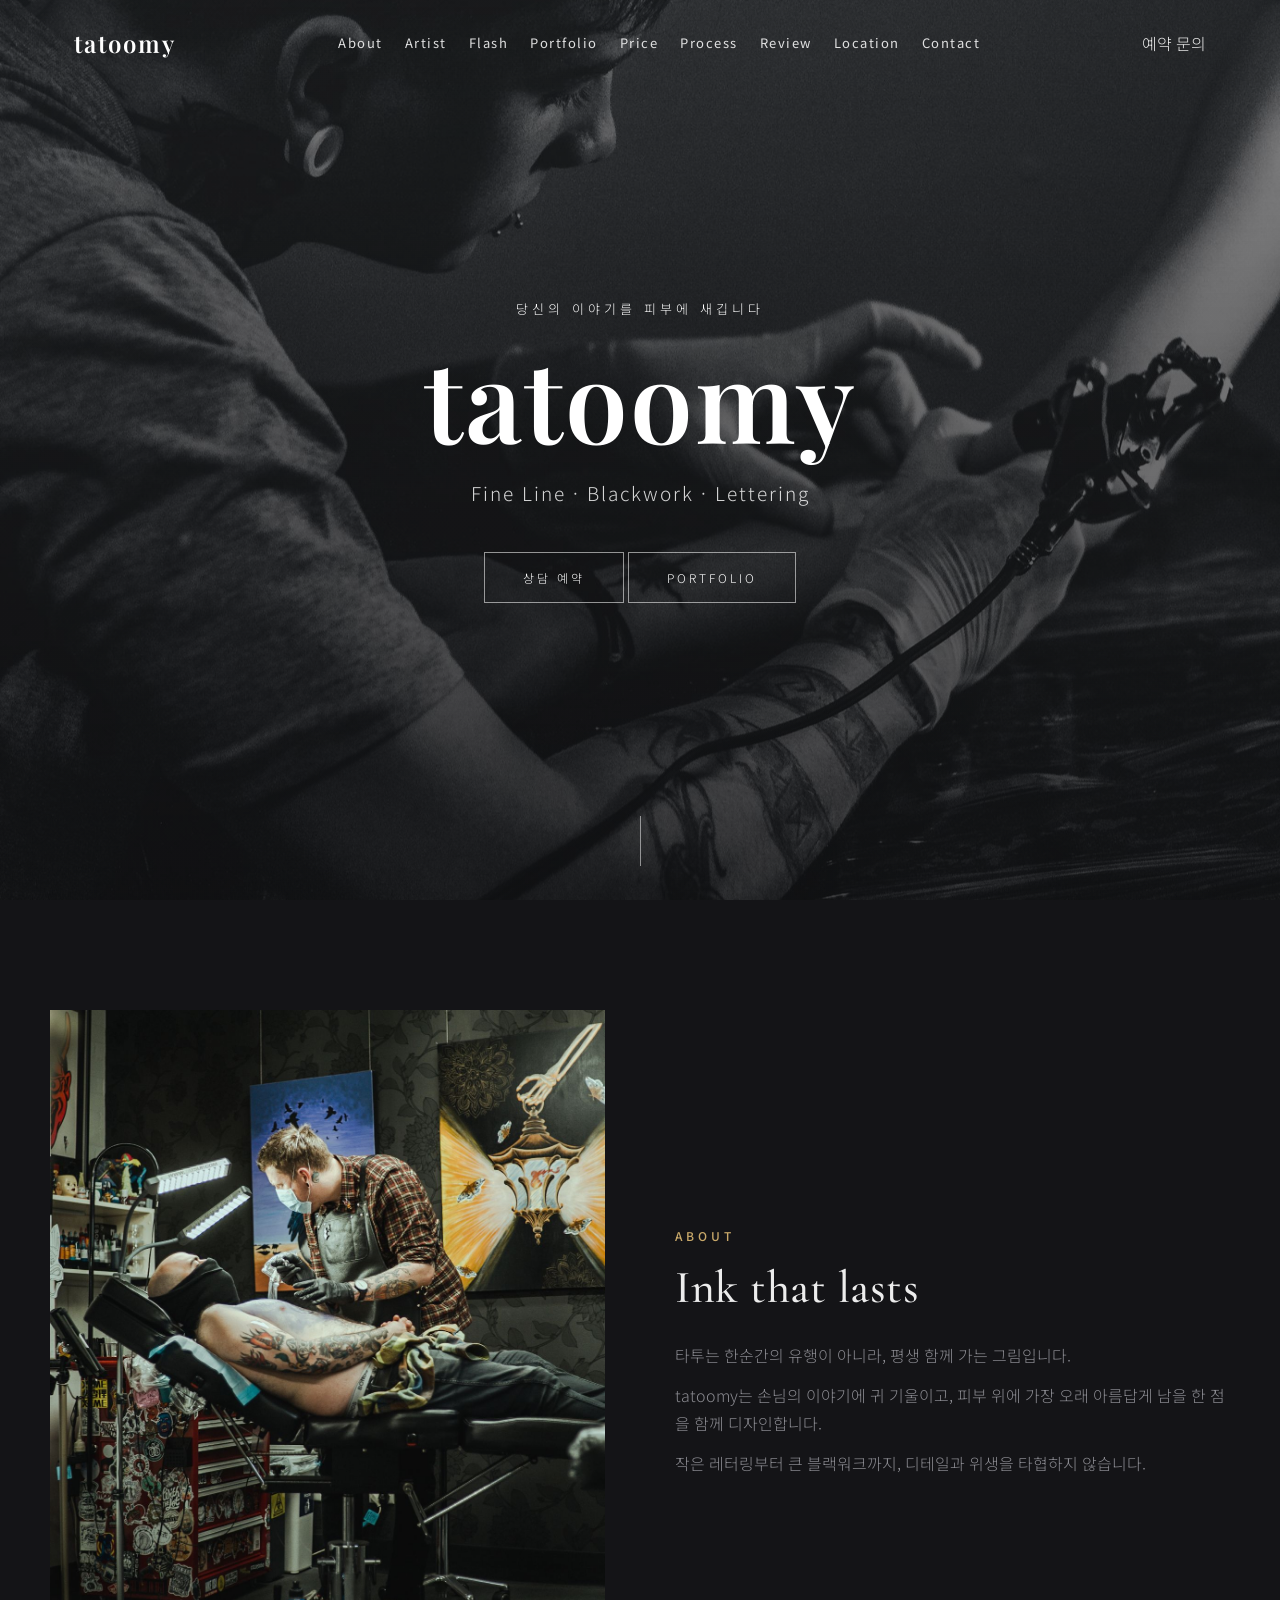
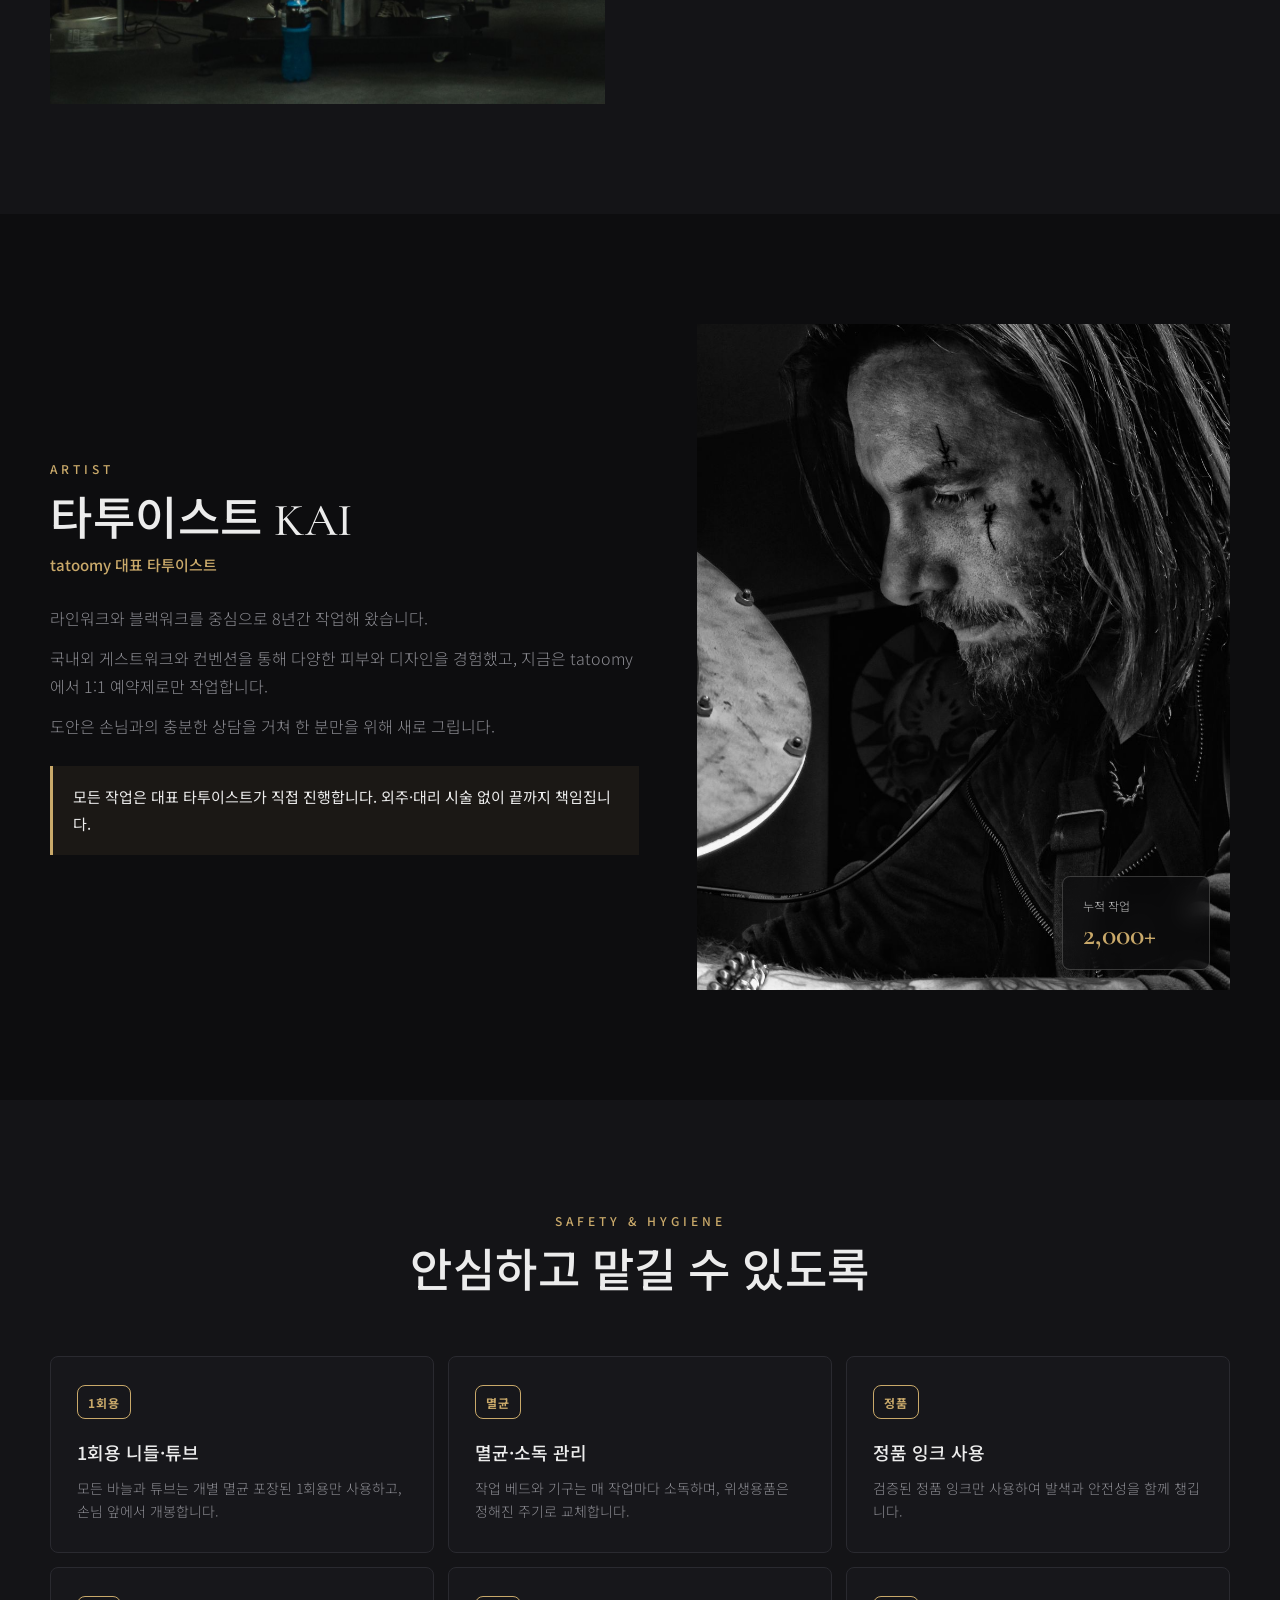
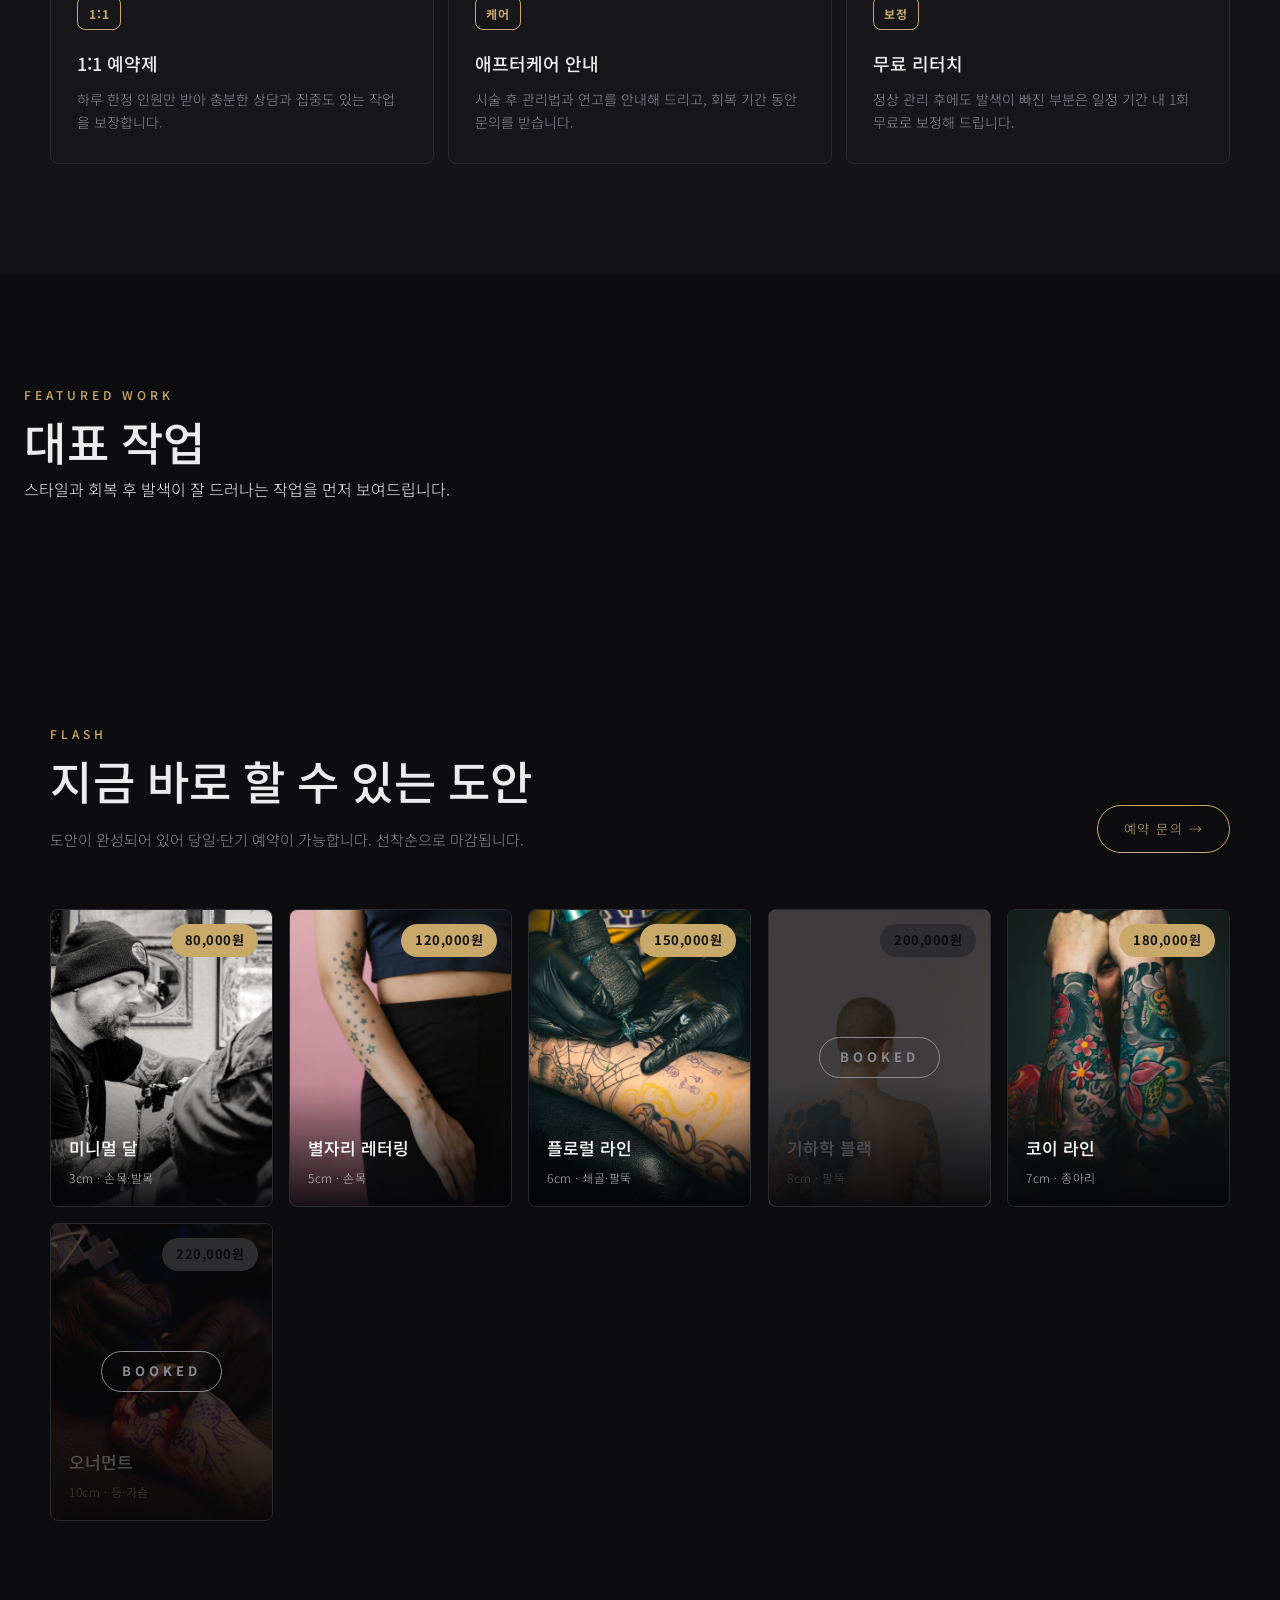
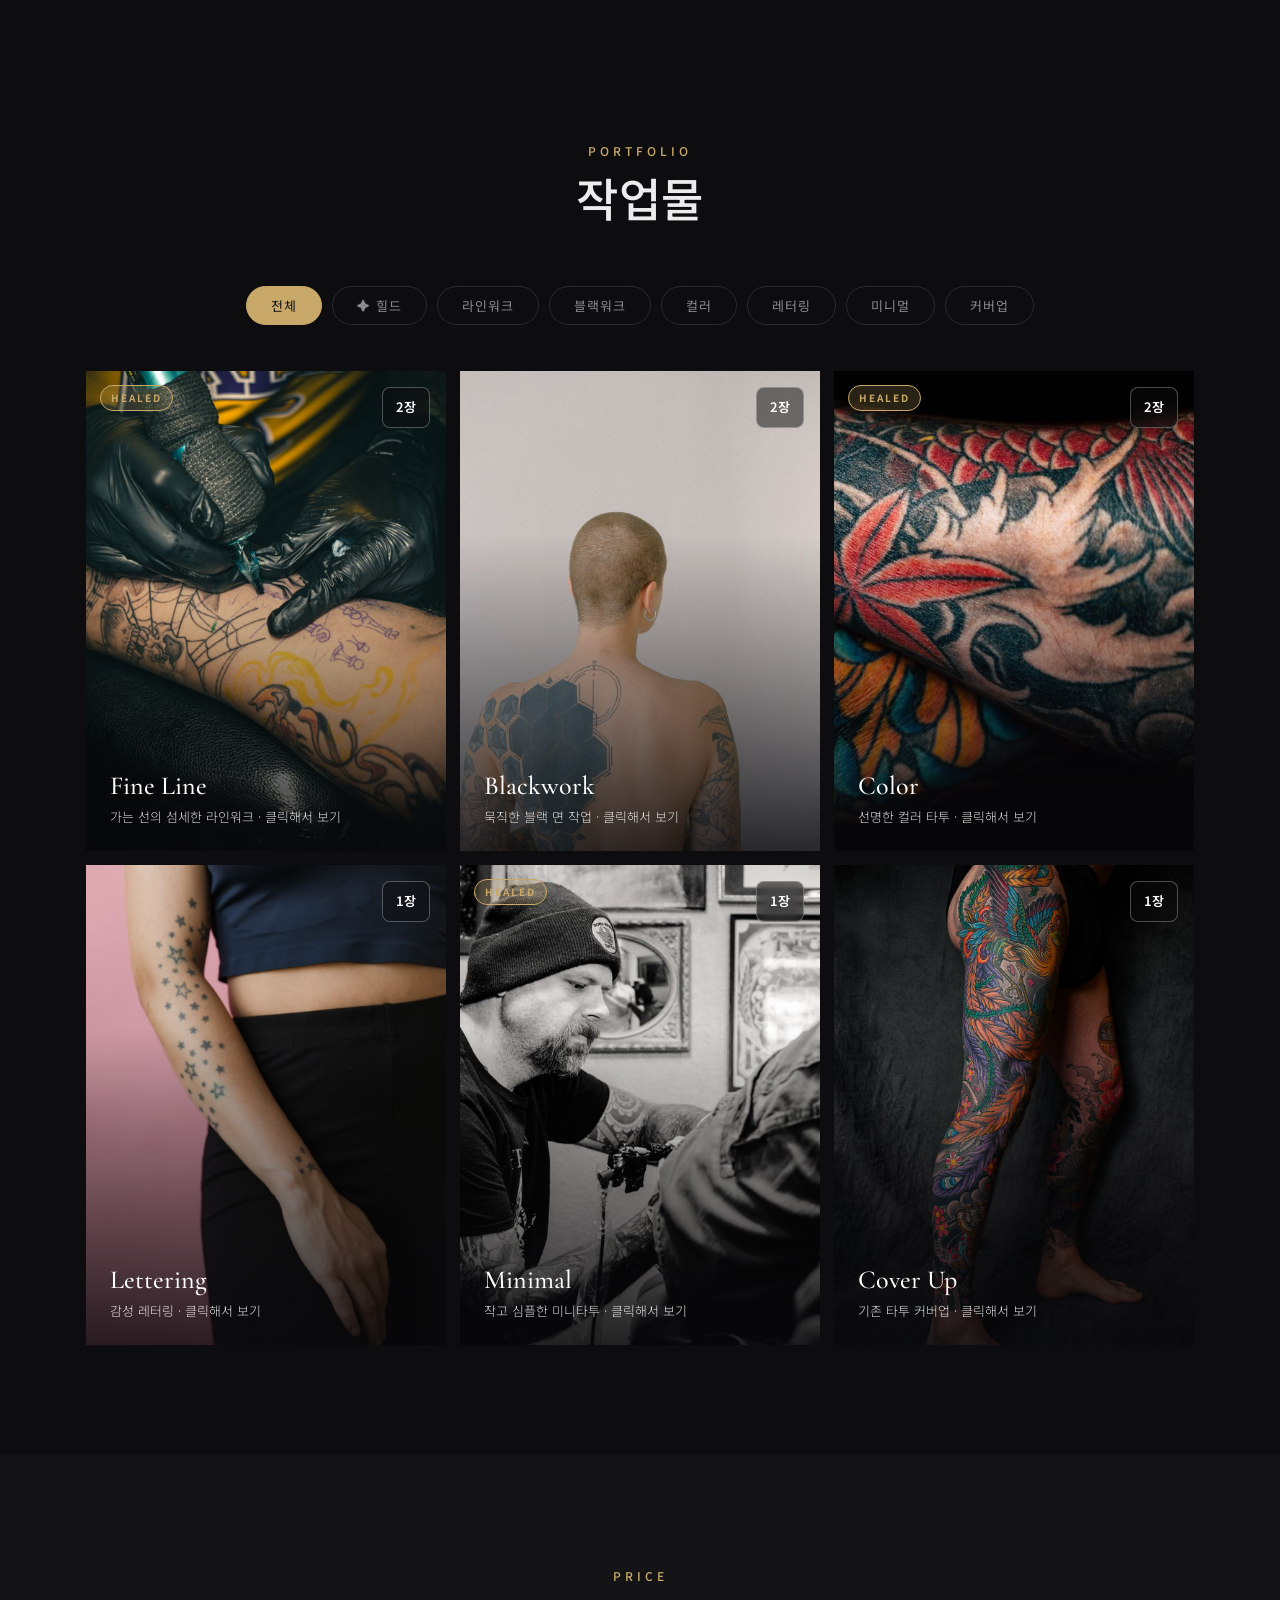
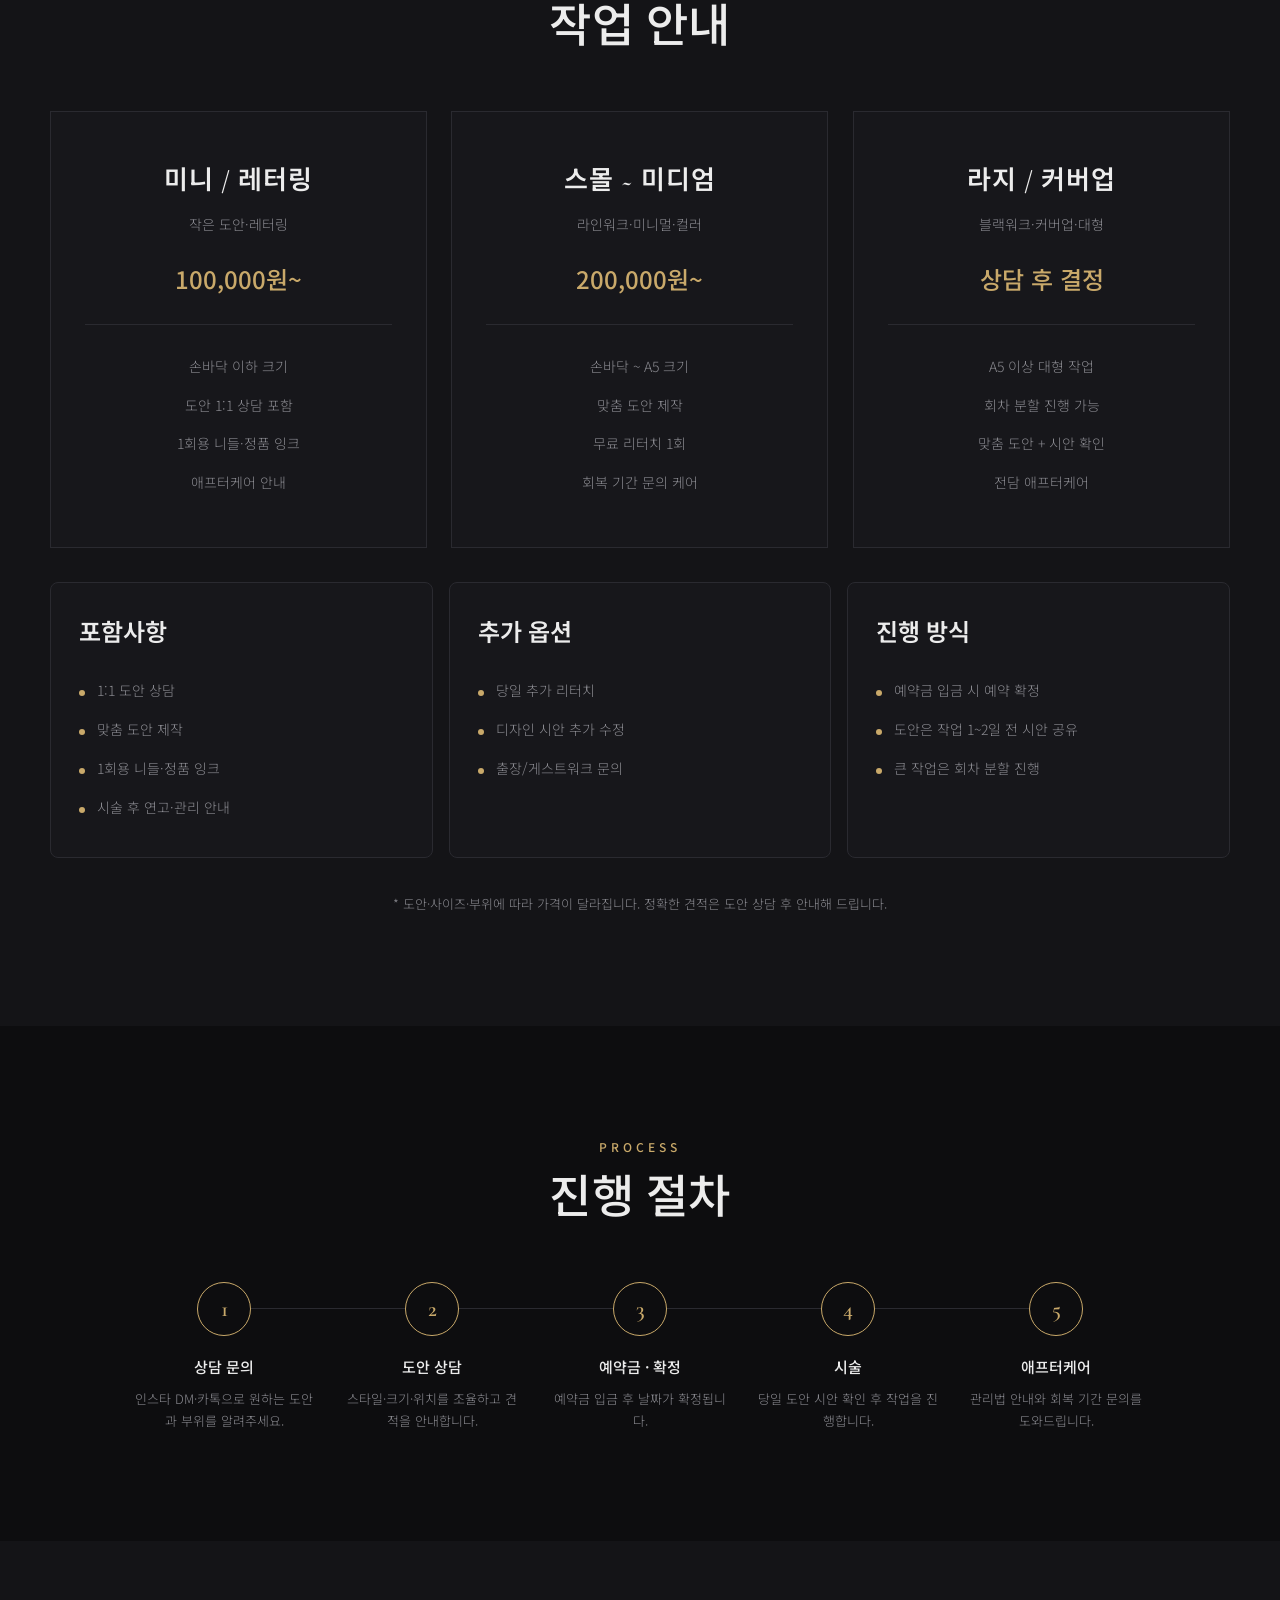
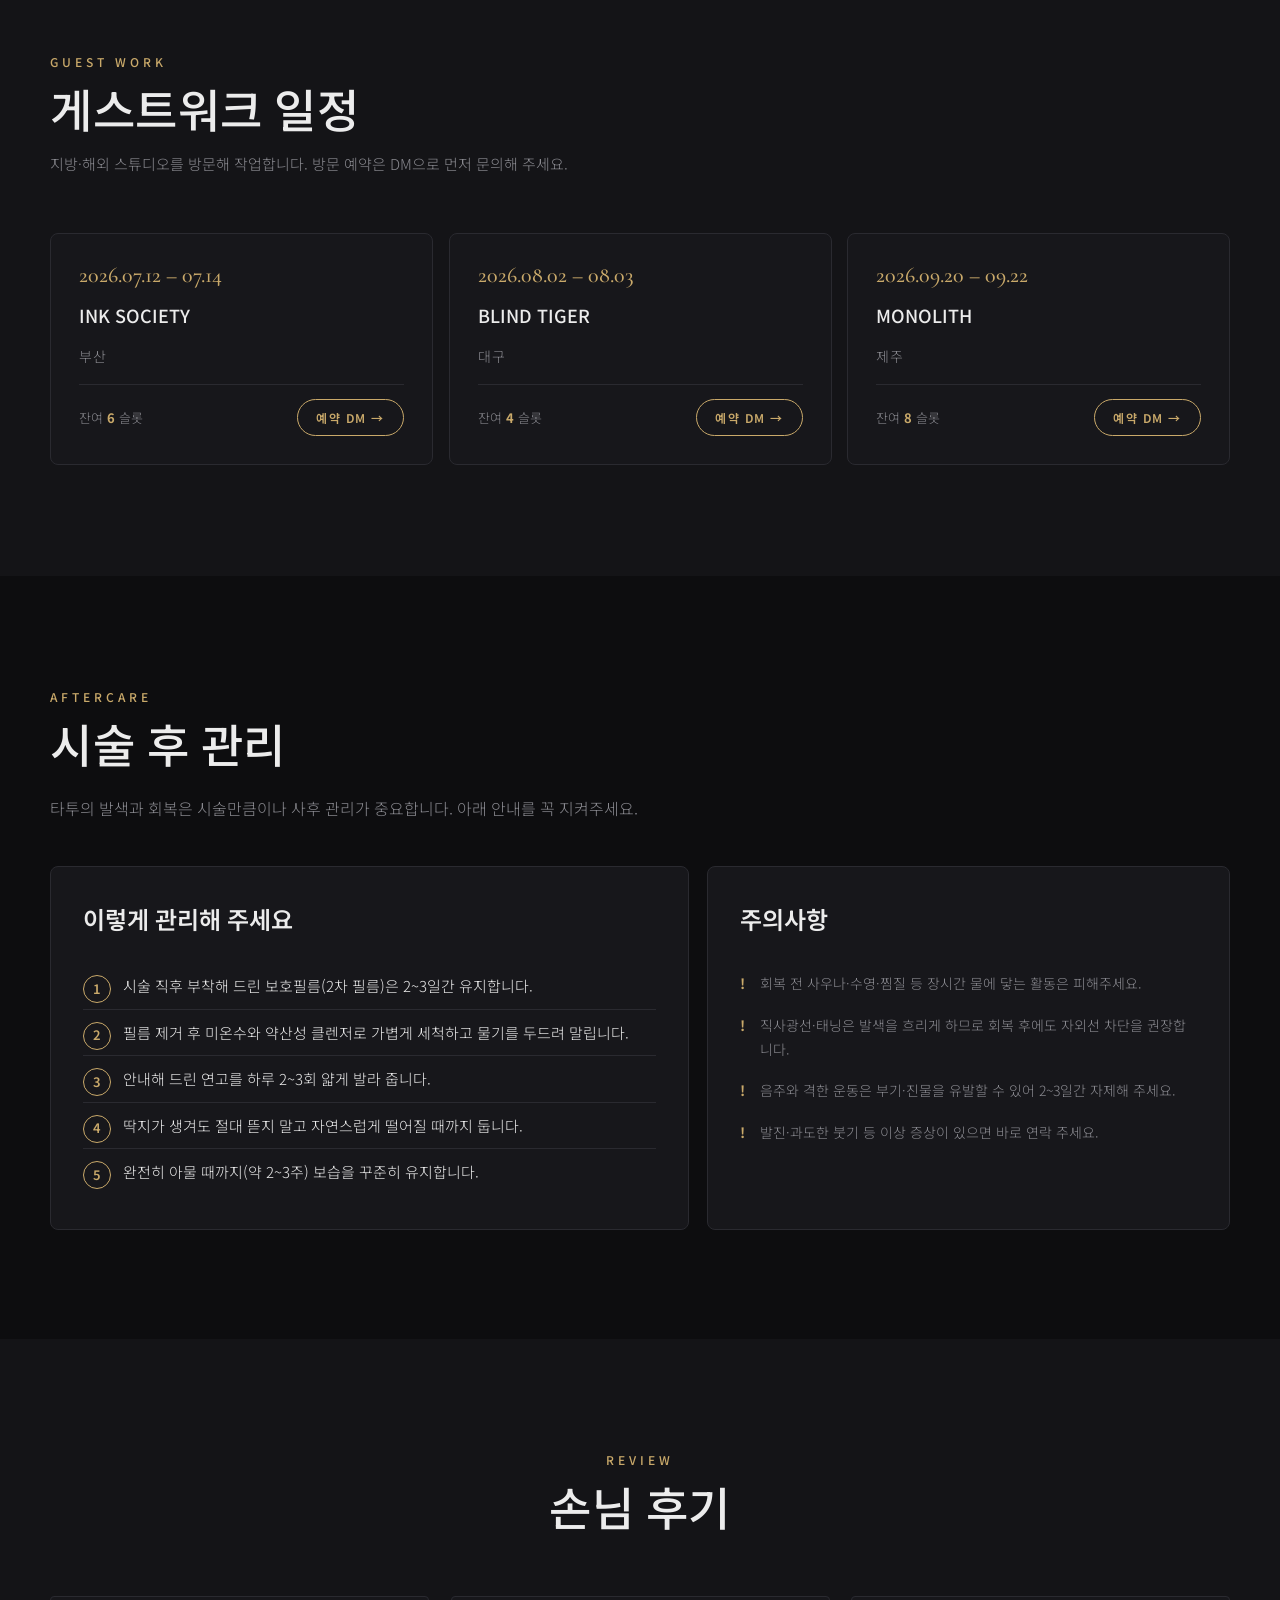
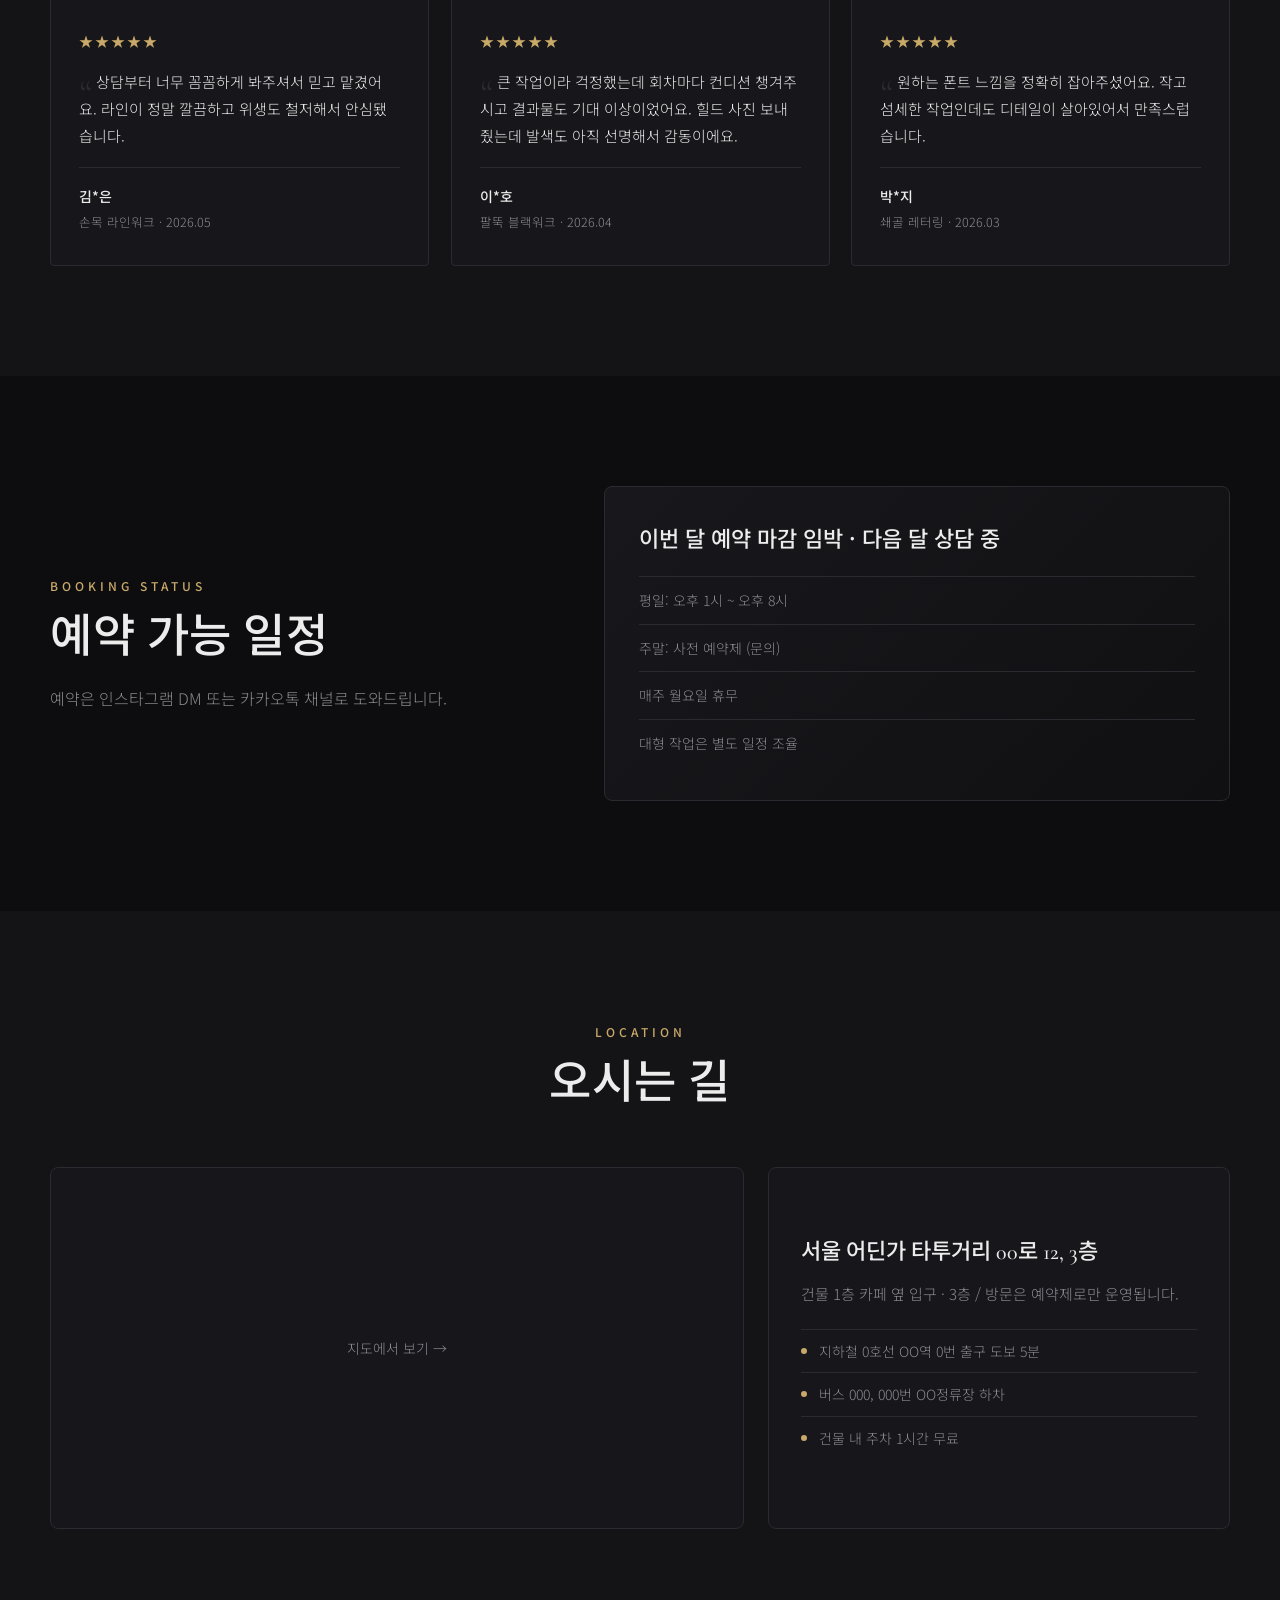
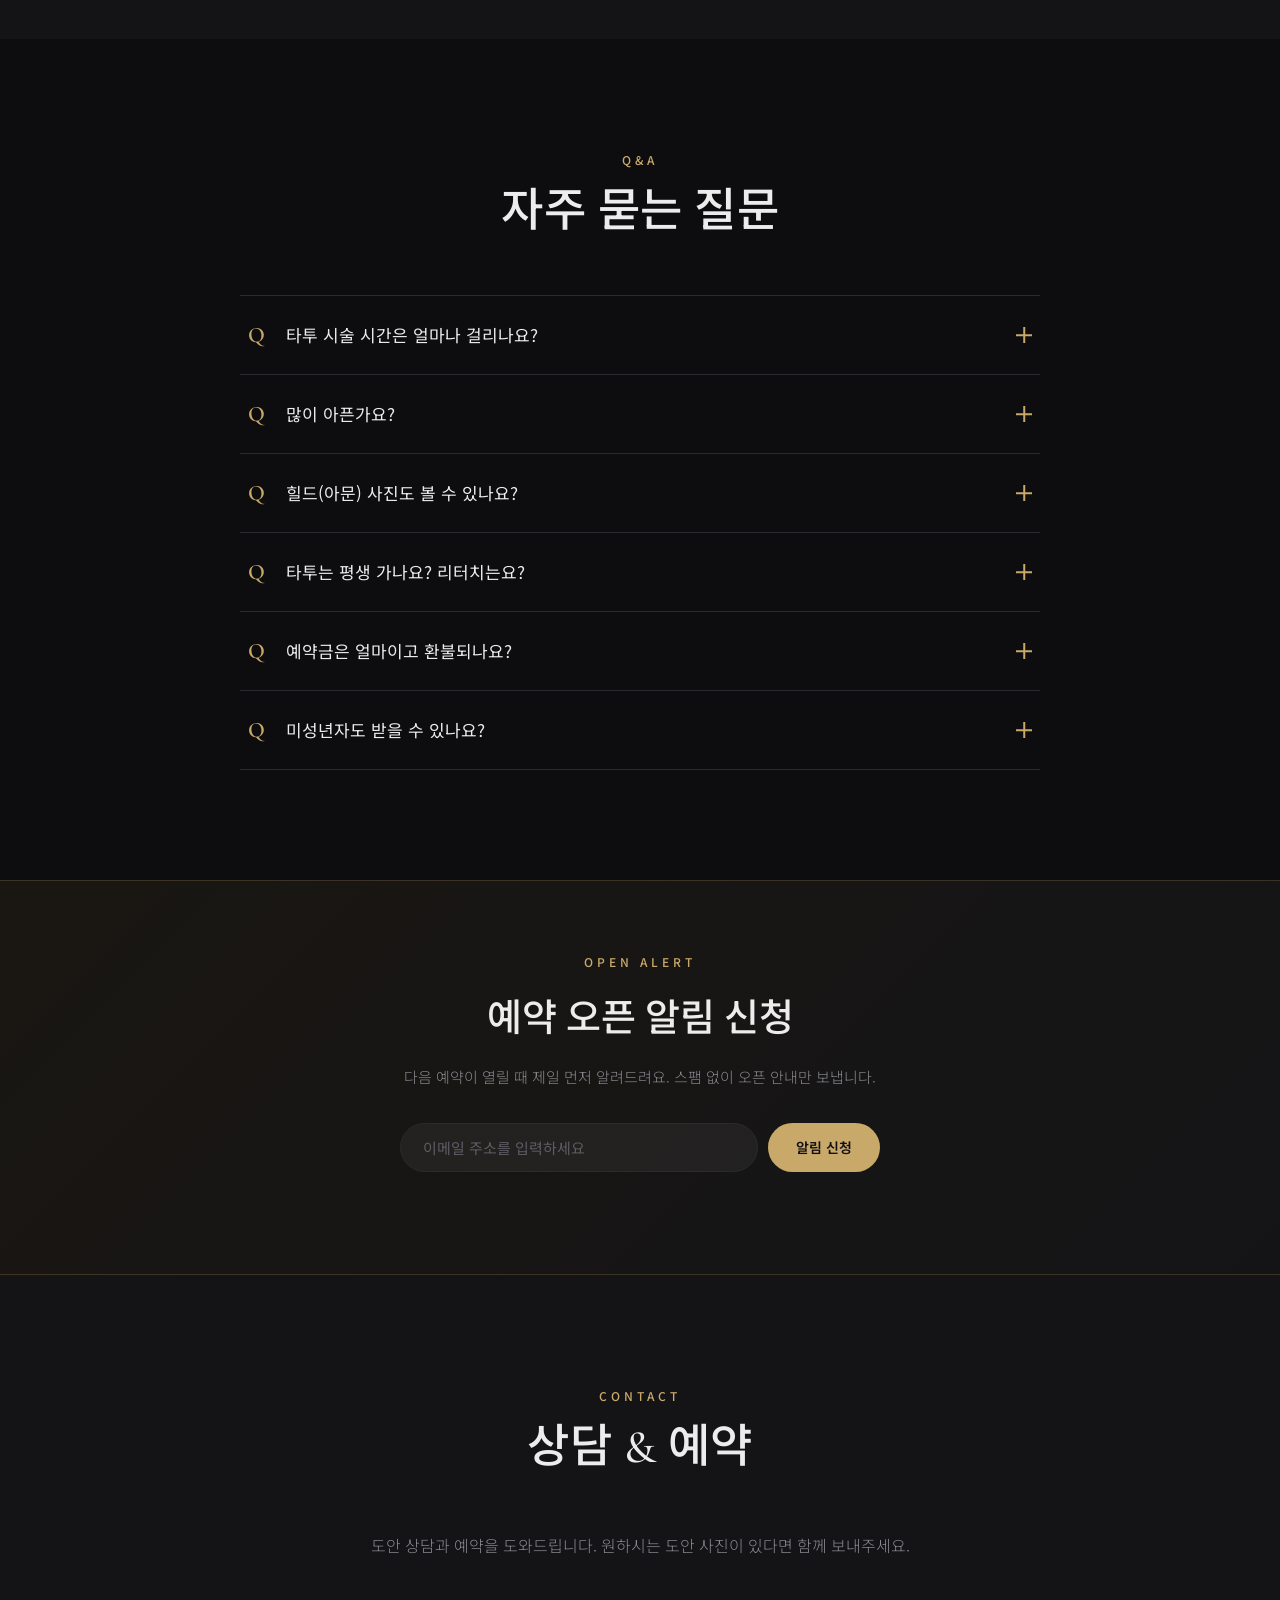
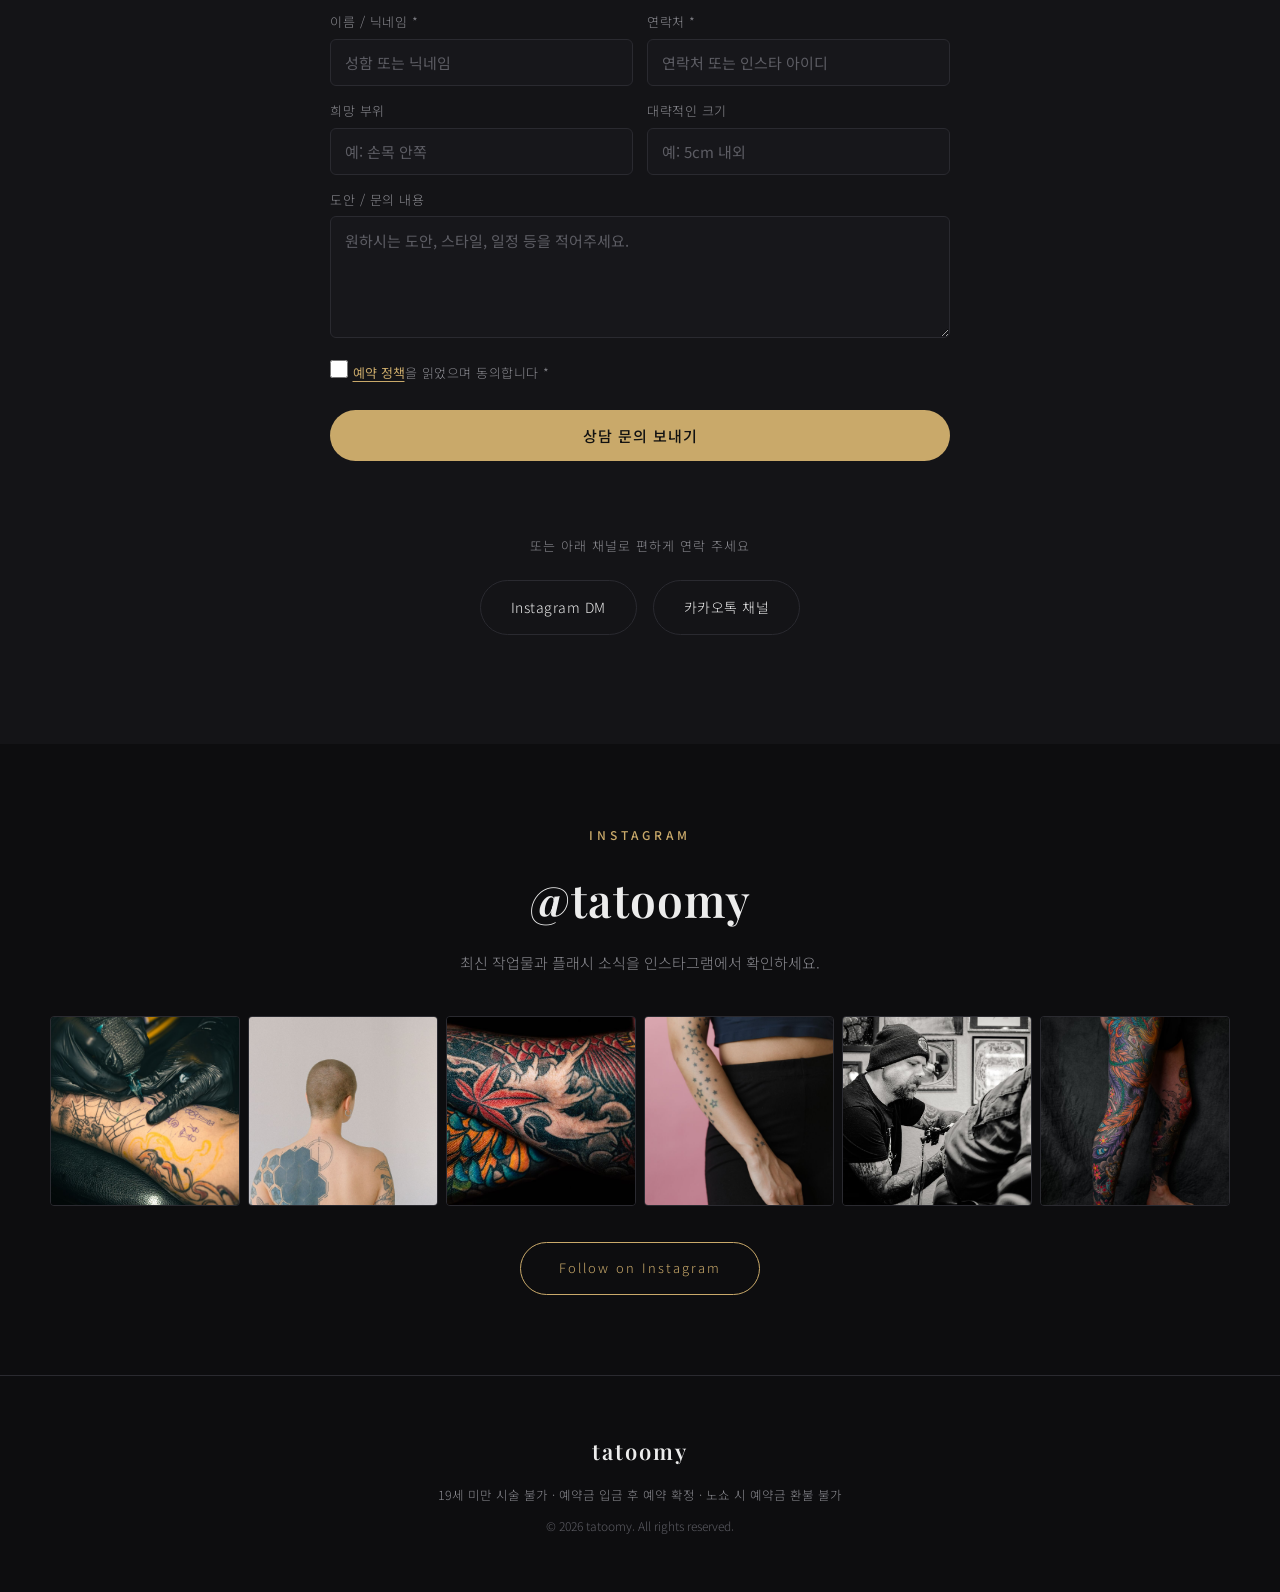
<file: index.html>
<!DOCTYPE html>
<html lang="ko">
<head>
  <meta charset="UTF-8" />
  <meta name="viewport" content="width=device-width, initial-scale=1.0" />
  <title>tatoomy · 타투 스튜디오</title>
  <meta name="description" content="tatoomy - 라인워크부터 블랙워크까지, 당신의 이야기를 새기는 타투. 플래시·도안 상담·예약 안내." />
  <meta name="theme-color" content="#0d0d0f" />
  <link rel="canonical" href="https://www.tatoo.my/" />
  <!-- OG / 소셜 미리보기 -->
  <meta property="og:type" content="website" />
  <meta property="og:url" content="https://www.tatoo.my/" />
  <meta property="og:site_name" content="tatoomy" />
  <meta property="og:title" content="tatoomy · 타투 스튜디오" />
  <meta property="og:description" content="라인워크부터 블랙워크까지, 당신의 이야기를 새기는 타투. 플래시·도안 상담·예약 안내." />
  <meta property="og:image" content="https://tatoo.my/images/uploads/hero.jpg" />
  <meta property="og:image:width" content="1200" />
  <meta property="og:image:height" content="630" />
  <meta property="og:locale" content="ko_KR" />
  <meta name="twitter:card" content="summary_large_image" />
  <meta name="twitter:title" content="tatoomy · 타투 스튜디오" />
  <meta name="twitter:description" content="라인워크부터 블랙워크까지, 당신의 이야기를 새기는 타투. 플래시·도안 상담·예약 안내." />
  <meta name="twitter:image" content="https://tatoo.my/images/uploads/hero.jpg" />
  <link rel="preload" as="image" href="images/uploads/hero.jpg" />
  <link rel="preconnect" href="https://fonts.googleapis.com" />
  <link rel="preconnect" href="https://fonts.gstatic.com" crossorigin />
  <link href="https://fonts.googleapis.com/css2?family=Cormorant+Garamond:wght@400;500;600&family=Playfair+Display:ital,wght@0,500;0,600;0,700;1,500;1,600&family=Noto+Sans+KR:wght@300;400;500;700&display=swap" rel="stylesheet" />
  <link rel="stylesheet" href="css/style.css?v=20260624" />
</head>
<body>

  <!-- ============ 헤더 ============ -->
  <header class="site-header" id="header">
    <div class="header-inner">
      <a href="#hero" class="logo" data-brand>tatoomy</a>
      <nav class="nav" id="nav">
        <a href="#about">About</a>
        <a href="#artist">Artist</a>
        <a href="#flash">Flash</a>
        <a href="#portfolio">Portfolio</a>
        <a href="#price">Price</a>
        <a href="#process">Process</a>
        <a href="#reviews">Review</a>
        <a href="#location">Location</a>
        <a href="#contact">Contact</a>
      </nav>
      <a href="#contact" class="header-cta">예약 문의</a>
      <button class="nav-toggle" id="navToggle" aria-label="메뉴 열기" aria-expanded="false" aria-controls="nav">
        <span></span><span></span><span></span>
      </button>
    </div>
  </header>

  <!-- ============ 히어로 ============ -->
  <section class="hero" id="hero">
    <div class="hero-bg" data-hero-bg></div>
    <div class="hero-overlay"></div>
    <div class="hero-content">
      <p class="hero-eyebrow" data-tagline>당신의 이야기를 피부에 새깁니다</p>
      <h1 class="hero-title" data-hero-title>tatoomy</h1>
      <p class="hero-sub" data-hero-sub>Fine Line · Blackwork · Lettering</p>
      <div class="hero-actions">
        <a href="#contact" class="hero-btn hero-btn-primary">상담 예약</a>
        <a href="#portfolio" class="hero-btn hero-btn-ghost">PORTFOLIO</a>
      </div>
      <div class="hero-proof" id="heroProof" aria-label="tatoomy 신뢰 포인트"></div>
    </div>
    <div class="scroll-hint"><span></span></div>
  </section>

  <!-- ============ 브랜드 시그널 ============ -->
  <section class="signature-bar" id="signature">
    <div class="signature-inner" id="signatureStats"></div>
  </section>

  <!-- ============ 소개 ============ -->
  <section class="about section" id="about">
    <div class="about-grid">
      <div class="about-img reveal reveal-left">
        <img data-about-img alt="tatoomy 스튜디오" />
      </div>
      <div class="about-text reveal reveal-right">
        <p class="section-label">ABOUT</p>
        <h2 class="section-title" data-about-title>Ink that lasts</h2>
        <div class="about-body" data-about-body></div>
      </div>
    </div>
  </section>

  <!-- ============ 타투이스트 프로필 ============ -->
  <section class="artist section" id="artist">
    <div class="artist-grid">
      <div class="artist-copy reveal reveal-left">
        <p class="section-label">ARTIST</p>
        <h2 class="section-title" data-artist-title>타투이스트 KAI</h2>
        <p class="artist-role" data-artist-role>tatoomy 대표 타투이스트</p>
        <div class="artist-body" data-artist-body></div>
        <p class="artist-promise" data-artist-promise></p>
      </div>
      <div class="artist-profile reveal reveal-right">
        <img data-artist-img alt="tatoomy 타투이스트" />
        <div class="profile-stats">
          <span data-artist-count-label>누적 작업</span>
          <strong data-artist-count>2,000+</strong>
        </div>
      </div>
    </div>
  </section>

  <!-- ============ 위생·안전 ============ -->
  <section class="why section" id="safety">
    <div class="section-head center reveal">
      <p class="section-label">SAFETY &amp; HYGIENE</p>
      <h2 class="section-title">안심하고 맡길 수 있도록</h2>
    </div>
    <div class="trust-grid" id="trustGrid"></div>
  </section>

  <!-- ============ 대표 작업 ============ -->
  <section class="featured-work section" id="featured">
    <div class="featured-head">
      <div>
        <p class="section-label">FEATURED WORK</p>
        <h2 class="section-title" id="featuredTitle">대표 작업</h2>
      </div>
      <p class="featured-desc" id="featuredDesc">스타일과 회복 후 발색이 잘 드러나는 작업을 먼저 보여드립니다.</p>
    </div>
    <div class="featured-grid" id="featuredGrid"></div>
  </section>

  <!-- ============ 플래시 ============ -->
  <section class="flash-section section" id="flash">
    <div class="section-head reveal">
      <div class="flash-head-inner">
        <div>
          <p class="section-label">FLASH</p>
          <h2 class="section-title">지금 바로 할 수 있는 도안</h2>
          <p class="flash-desc">도안이 완성되어 있어 당일·단기 예약이 가능합니다. 선착순으로 마감됩니다.</p>
        </div>
        <a href="#contact" class="flash-all-btn">예약 문의 →</a>
      </div>
    </div>
    <div class="flash-grid" id="flashGrid"></div>
  </section>

  <!-- ============ 포트폴리오 ============ -->
  <section class="portfolio section" id="portfolio">
    <div class="section-head center reveal">
      <p class="section-label">PORTFOLIO</p>
      <h2 class="section-title">작업물</h2>
    </div>
    <div class="filters reveal" id="filters">
      <button class="filter active" data-filter="all">전체</button>
      <button class="filter filter-healed" data-filter="healed">✦ 힐드</button>
      <button class="filter" data-filter="linework">라인워크</button>
      <button class="filter" data-filter="blackwork">블랙워크</button>
      <button class="filter" data-filter="color">컬러</button>
      <button class="filter" data-filter="lettering">레터링</button>
      <button class="filter" data-filter="minimal">미니멀</button>
      <button class="filter" data-filter="coverup">커버업</button>
    </div>
    <div class="gallery" id="gallery"></div>
  </section>

  <!-- ============ 작업 영상 ============ -->
  <section class="videos-section section" id="videos" hidden>
    <div class="section-head center reveal">
      <p class="section-label">REEL</p>
      <h2 class="section-title">작업 영상</h2>
    </div>
    <div class="video-grid" id="videoGrid"></div>
  </section>

  <!-- ============ 가격 ============ -->
  <section class="price section" id="price">
    <div class="section-head center reveal">
      <p class="section-label">PRICE</p>
      <h2 class="section-title">작업 안내</h2>
    </div>
    <div class="price-grid" id="priceGrid"></div>
    <div class="product-guide reveal" id="productGuide"></div>
    <p class="price-note reveal">* 도안·사이즈·부위에 따라 가격이 달라집니다. 정확한 견적은 도안 상담 후 안내해 드립니다.</p>
  </section>

  <!-- ============ 진행 절차 ============ -->
  <section class="process section" id="process">
    <div class="section-head center reveal">
      <p class="section-label">PROCESS</p>
      <h2 class="section-title">진행 절차</h2>
    </div>
    <div class="process-list" id="processList"></div>
  </section>

  <!-- ============ 게스트워크 ============ -->
  <section class="guestwork section" id="guestwork" hidden>
    <div class="section-head reveal">
      <p class="section-label">GUEST WORK</p>
      <h2 class="section-title">게스트워크 일정</h2>
      <p class="guestwork-desc">지방·해외 스튜디오를 방문해 작업합니다. 방문 예약은 DM으로 먼저 문의해 주세요.</p>
    </div>
    <div class="guestwork-grid" id="guestworkGrid"></div>
  </section>

  <!-- ============ 애프터케어 ============ -->
  <section class="aftercare section" id="aftercare">
    <div class="aftercare-inner">
      <div class="aftercare-head reveal reveal-left">
        <p class="section-label">AFTERCARE</p>
        <h2 class="section-title" data-aftercare-title>시술 후 관리</h2>
        <p class="aftercare-intro" data-aftercare-intro></p>
      </div>
      <div class="aftercare-cols">
        <div class="aftercare-card reveal">
          <h3>이렇게 관리해 주세요</h3>
          <ol id="aftercareSteps"></ol>
        </div>
        <div class="aftercare-card caution reveal">
          <h3>주의사항</h3>
          <ul id="aftercareCautions"></ul>
        </div>
      </div>
    </div>
  </section>

  <!-- ============ 후기 ============ -->
  <section class="reviews section" id="reviews">
    <div class="section-head center reveal">
      <p class="section-label">REVIEW</p>
      <h2 class="section-title">손님 후기</h2>
    </div>
    <div class="review-grid" id="reviewGrid"></div>
  </section>

  <!-- ============ 예약 가능 일정 ============ -->
  <section class="availability section" id="availability">
    <div class="availability-inner reveal">
      <div>
        <p class="section-label">BOOKING STATUS</p>
        <h2 class="section-title" data-availability-title>예약 가능 일정</h2>
        <p class="availability-note" data-availability-note></p>
      </div>
      <div class="availability-panel">
        <p data-availability-status>이번 달 예약 마감 임박 · 다음 달 상담 중</p>
        <ul id="availabilityList"></ul>
      </div>
    </div>
  </section>

  <!-- ============ 오시는 길 ============ -->
  <section class="location section" id="location">
    <div class="section-head center reveal">
      <p class="section-label">LOCATION</p>
      <h2 class="section-title" data-location-title>오시는 길</h2>
    </div>
    <div class="location-grid reveal">
      <div class="location-map" id="locationMap"></div>
      <div class="location-info">
        <p class="loc-address" data-location-address></p>
        <p class="loc-note" data-location-note></p>
        <ul class="loc-transit" id="locationTransit"></ul>
      </div>
    </div>
  </section>

  <!-- ============ Q&A ============ -->
  <section class="faq section" id="faq">
    <div class="section-head center reveal">
      <p class="section-label">Q&amp;A</p>
      <h2 class="section-title">자주 묻는 질문</h2>
    </div>
    <div class="faq-list" id="faqList"></div>
  </section>

  <!-- ============ 뉴스레터 배너 ============ -->
  <section class="newsletter-banner" id="newsletter" hidden>
    <div class="nl-inner">
      <div class="nl-copy">
        <p class="section-label">OPEN ALERT</p>
        <h2 class="nl-title" id="nlTitle">예약 오픈 알림 신청</h2>
        <p class="nl-desc" id="nlDesc">다음 예약이 열릴 때 제일 먼저 알려드려요.</p>
      </div>
      <form class="nl-form" id="nlForm" name="newsletter">
        <input class="nl-input" type="email" name="email" required placeholder="이메일 주소를 입력하세요" />
        <button class="nl-btn" type="submit">알림 신청</button>
      </form>
      <p class="nl-status" id="nlStatus"></p>
    </div>
  </section>

  <!-- ============ 문의 ============ -->
  <section class="contact section" id="contact">
    <div class="section-head center reveal">
      <p class="section-label">CONTACT</p>
      <h2 class="section-title">상담 &amp; 예약</h2>
    </div>
    <div class="contact-layout" id="contactLayout">
      <div class="contact-main">
        <p class="contact-lead reveal" id="bookingNote">도안 상담과 예약을 도와드립니다. 원하시는 도안 사진이 있다면 함께 보내주세요.</p>

        <form class="booking-form reveal" id="bookingForm">
          <div class="bf-row">
            <div><label>이름 / 닉네임 *</label><input type="text" name="name" required placeholder="성함 또는 닉네임" autocomplete="name" /></div>
            <div><label>연락처 *</label><input type="text" name="phone" required placeholder="연락처 또는 인스타 아이디" autocomplete="tel" /></div>
          </div>
          <div class="bf-row">
            <div><label>희망 부위</label><input type="text" name="part" placeholder="예: 손목 안쪽" /></div>
            <div><label>대략적인 크기</label><input type="text" name="size" placeholder="예: 5cm 내외" /></div>
          </div>
          <label>도안 / 문의 내용</label>
          <textarea name="message" rows="4" placeholder="원하시는 도안, 스타일, 일정 등을 적어주세요."></textarea>
          <label class="policy-check">
            <input type="checkbox" name="policy" id="policyCheck" required />
            <span><button type="button" class="policy-link" id="openPolicy">예약 정책</button>을 읽었으며 동의합니다 *</span>
          </label>
          <button type="submit" class="bf-submit">상담 문의 보내기</button>
          <p class="bf-status" id="bookingStatus"></p>
        </form>

        <p class="contact-or reveal">또는 아래 채널로 편하게 연락 주세요</p>
        <div class="contact-links reveal" id="contactLinks"></div>
      </div>
      <aside class="contact-aside reveal" id="bookingPrep" hidden></aside>
    </div>
  </section>

  <!-- ============ 인스타그램 CTA ============ -->
  <section class="insta-cta" id="instagram">
    <div class="insta-inner">
      <p class="section-label">INSTAGRAM</p>
      <h2 class="insta-handle" id="instaHandle">@tatoomy</h2>
      <p class="insta-sub">최신 작업물과 플래시 소식을 인스타그램에서 확인하세요.</p>
      <div class="insta-grid" id="instaGrid"></div>
      <a class="insta-follow-btn" id="instaFollowBtn" href="https://instagram.com/tatoomy" target="_blank" rel="noopener">Follow on Instagram</a>
    </div>
  </section>

  <!-- ============ 푸터 ============ -->
  <footer class="site-footer">
    <p class="footer-brand" data-brand>tatoomy</p>
    <p class="footer-policy">19세 미만 시술 불가 · 예약금 입금 후 예약 확정 · 노쇼 시 예약금 환불 불가</p>
    <p class="footer-copy">© <span id="year"></span> tatoomy. All rights reserved.</p>
  </footer>

  <!-- ============ 빠른 예약 CTA ============ -->
  <div class="quick-contact" id="quickContact" hidden>
    <a class="quick-contact-primary" href="#contact">상담 예약</a>
    <a class="quick-contact-secondary" id="quickContactDm" href="#contact">DM 문의</a>
  </div>

  <!-- ============ 라이트박스 ============ -->
  <div class="lightbox" id="lightbox" role="dialog" aria-modal="true" aria-label="포트폴리오 크게 보기" aria-hidden="true">
    <button class="lb-close" id="lbClose" aria-label="닫기">&times;</button>
    <button class="lb-nav lb-prev" id="lbPrev" aria-label="이전">&#8249;</button>
    <div class="lb-stage" id="lbStage"></div>
    <button class="lb-nav lb-next" id="lbNext" aria-label="다음">&#8250;</button>
  </div>

  <!-- ============ 예약 정책 모달 ============ -->
  <div class="policy-modal" id="policyModal" role="dialog" aria-modal="true" aria-labelledby="policyModalTitle" aria-hidden="true">
    <div class="pm-backdrop" id="pmBackdrop"></div>
    <div class="pm-inner">
      <button class="pm-close" id="pmClose" aria-label="닫기">&times;</button>
      <p class="section-label">BOOKING POLICY</p>
      <h2 class="pm-title" id="policyModalTitle">예약 정책</h2>
      <ul class="pm-list" id="policyList"></ul>
      <button class="pm-agree-btn" id="pmAgreeBtn" type="button">확인했습니다</button>
    </div>
  </div>

  <!-- 기본값(폴백) → CMS가 관리하는 settings.json 으로 덮어쓴 뒤 앱 실행 -->
  <script src="js/site-config.js?v=20260624"></script>
  <script type="application/ld+json" id="structuredData"></script>
  <script>
    (function () {
      function run() { var s = document.createElement("script"); s.src = "js/main.js?v=20260624c"; document.body.appendChild(s); }
      fetch("content/settings.json", { cache: "no-store" })
        .then(function (r) { if (!r.ok) throw 0; return r.json(); })
        .then(function (j) { window.SITE_CONFIG = j; })
        .catch(function () { /* settings.json 없으면 site-config.js 기본값 사용 */ })
        .then(run);
    })();
  </script>
</body>
</html>
</file>
<file: css/style.css>
/* ============================================================
   tatoomy · 스타일 (다크 / 모노톤)
   색상/폰트만 바꾸려면 아래 :root 변수만 수정하세요.
   ============================================================ */
:root {
  --bg:        #0d0d0f;
  --bg-alt:    #141417;
  --card:      #17171b;
  --ink:       #ececec;
  --muted:     #8a8a90;
  --line:      #2a2a30;
  --accent:    #c9a96a;
  --accent-dark:#a98a4f;
  --serif:     "Cormorant Garamond", "Noto Sans KR", serif;
  --display:   "Playfair Display", "Cormorant Garamond", serif;
  --sans:      "Noto Sans KR", -apple-system, BlinkMacSystemFont, sans-serif;
  --max:       1180px;
}

* { margin: 0; padding: 0; box-sizing: border-box; }
html { scroll-behavior: smooth; }
body {
  font-family: var(--sans);
  color: var(--ink);
  background: var(--bg);
  font-weight: 300;
  line-height: 1.75;
  -webkit-font-smoothing: antialiased;
}
img { display: block; max-width: 100%; }
a { color: inherit; text-decoration: none; }

.section { padding: 110px 24px; }
.section-head { margin-bottom: 56px; }
.section-head.center { text-align: center; }
.section-label {
  font-size: 12px; letter-spacing: 4px; color: var(--accent);
  font-weight: 500; margin-bottom: 14px; text-transform: uppercase;
}
.section-title {
  font-family: var(--serif); font-weight: 500;
  font-size: clamp(30px, 5vw, 46px); line-height: 1.2; letter-spacing: .5px;
}

/* ============ 헤더 ============ */
.site-header {
  position: fixed; top: 0; left: 0; width: 100%; z-index: 100;
  transition: background .4s, box-shadow .4s, padding .4s;
  padding: 22px 0;
}
.site-header.scrolled {
  background: rgba(13, 13, 15, .92);
  backdrop-filter: blur(10px);
  box-shadow: 0 1px 0 var(--line);
  padding: 14px 0;
}
.header-inner {
  max-width: var(--max); margin: 0 auto; padding: 0 24px;
  display: flex; align-items: center; justify-content: space-between;
}
.logo {
  font-family: var(--display); font-size: 24px; font-weight: 600;
  letter-spacing: 2px; color: #fff;
}
.nav { display: flex; gap: 22px; }
.nav a {
  font-size: 13px; letter-spacing: 1.5px; color: rgba(255,255,255,.86);
  font-weight: 400; position: relative; transition: color .4s;
}
.nav a:hover { color: #fff; }
.nav a::after {
  content: ""; position: absolute; left: 0; bottom: -6px;
  width: 0; height: 1px; background: var(--accent); transition: width .3s;
}
.nav a:hover::after { width: 100%; }

.nav-toggle { display: none; flex-direction: column; gap: 5px; background: none; border: none; cursor: pointer; padding: 6px; }
.nav-toggle span { width: 24px; height: 2px; background: #fff; transition: .3s; }

/* ============ 히어로 ============ */
.hero { position: relative; height: 100vh; min-height: 600px; display: flex; align-items: center; justify-content: center; text-align: center; overflow: hidden; background: #000; }
.hero-bg {
  position: absolute; inset: 0;
  background-size: cover; background-position: center;
  transform: scale(1.05); animation: heroZoom 14s ease-out forwards;
}
@keyframes heroZoom { to { transform: scale(1); } }
.hero-overlay { position: absolute; inset: 0; background: linear-gradient(180deg, rgba(8,8,10,.45), rgba(8,8,10,.72)); }
.hero-content { position: relative; color: #fff; padding: 0 24px; }
.hero-eyebrow { font-size: 13px; letter-spacing: 4px; margin-bottom: 22px; font-weight: 300; opacity: .9; }
.hero-title { font-family: var(--display); font-size: clamp(48px, 11vw, 112px); font-weight: 600; letter-spacing: 2px; line-height: 1; }
.hero-sub { margin-top: 22px; font-size: clamp(15px, 2.5vw, 19px); font-weight: 300; letter-spacing: 2px; color: rgba(255,255,255,.82); }
.hero-btn {
  display: inline-block; margin-top: 42px; padding: 14px 38px;
  border: 1px solid rgba(255,255,255,.55); color: #fff;
  font-size: 12px; letter-spacing: 3px; transition: .35s;
}
.hero-btn:hover { background: var(--accent); border-color: var(--accent); color: #111; }
.scroll-hint { position: absolute; bottom: 34px; left: 50%; transform: translateX(-50%); }
.scroll-hint span { display: block; width: 1px; height: 50px; background: rgba(255,255,255,.5); animation: scrollPulse 2s ease-in-out infinite; }
@keyframes scrollPulse { 0%,100%{ opacity:.2; transform:scaleY(.4); transform-origin:top;} 50%{ opacity:1; transform:scaleY(1);} }

/* ============ 소개 ============ */
.about { background: var(--bg-alt); }
.about-grid { max-width: var(--max); margin: 0 auto; display: grid; grid-template-columns: 1fr 1fr; gap: 70px; align-items: center; }
.about-img img { width: 100%; aspect-ratio: 4/5; object-fit: cover; background: var(--card); }
.about-text .section-title { margin-bottom: 26px; }
.about-body p { color: var(--muted); margin-bottom: 12px; font-size: 16px; }

/* ============ 타투이스트 ============ */
.artist { background: var(--bg); }
.artist-grid {
  max-width: var(--max); margin: 0 auto; display: grid;
  grid-template-columns: minmax(0, 1.05fr) minmax(280px, .95fr); gap: 58px; align-items: center;
}
.artist-role { color: var(--accent); font-size: 15px; font-weight: 500; margin: 4px 0 26px; }
.artist-body p { color: var(--muted); font-size: 16px; margin-bottom: 12px; }
.artist-promise {
  margin-top: 26px; padding: 18px 20px; border-left: 3px solid var(--accent);
  background: rgba(201,169,106,.08); color: var(--ink); font-size: 15px; font-weight: 400;
}
.artist-profile { position: relative; }
.artist-profile img { width: 100%; aspect-ratio: 4/5; object-fit: cover; background: var(--card); }
.profile-stats {
  position: absolute; right: 20px; bottom: 20px; min-width: 148px;
  padding: 18px 20px; border: 1px solid rgba(255,255,255,.18); border-radius: 8px;
  color: #fff; background: rgba(13,13,15,.62); backdrop-filter: blur(12px);
}
.profile-stats span,
.profile-stats strong { display: block; }
.profile-stats span { font-size: 12px; opacity: .76; }
.profile-stats strong { margin-top: 2px; font-family: var(--serif); font-size: 30px; font-weight: 600; line-height: 1.1; color: var(--accent); }

/* ============ 위생·안전 ============ */
.why { background: var(--bg-alt); }
.trust-grid { max-width: var(--max); margin: 0 auto; display: grid; grid-template-columns: repeat(3, 1fr); gap: 14px; }
.trust-card {
  min-height: 194px; padding: 28px 26px; border: 1px solid var(--line); border-radius: 8px;
  background: var(--card); transition: transform .35s, border-color .35s;
}
.trust-card:hover { transform: translateY(-4px); border-color: var(--accent); }
.trust-icon {
  display: inline-flex; align-items: center; justify-content: center;
  min-width: 44px; height: 34px; padding: 0 10px; border-radius: 8px;
  color: var(--accent); border: 1px solid var(--accent); background: transparent; font-size: 12px; font-weight: 700; letter-spacing: 1px;
}
.trust-card h3 { margin: 18px 0 8px; font-size: 18px; font-weight: 500; }
.trust-card p { color: var(--muted); font-size: 14px; line-height: 1.7; }

/* ============ 플래시 ============ */
.flash-section { background: var(--bg); padding: 110px 24px; }
.flash-head-inner {
  max-width: var(--max); margin: 0 auto;
  display: flex; align-items: flex-end; justify-content: space-between; gap: 24px;
  margin-bottom: 56px;
}
.flash-desc { margin-top: 14px; color: var(--muted); font-size: 15px; max-width: 500px; }
.flash-all-btn {
  flex: none; white-space: nowrap; padding: 12px 26px;
  border: 1px solid var(--accent); color: var(--accent); font-size: 13px;
  letter-spacing: 1.5px; border-radius: 40px; transition: .3s;
}
.flash-all-btn:hover { background: var(--accent); color: #111; }

.flash-grid {
  max-width: var(--max); margin: 0 auto;
  display: grid; grid-template-columns: repeat(auto-fit, minmax(220px, 1fr)); gap: 16px;
}
.flash-card {
  position: relative; overflow: hidden; border-radius: 8px;
  aspect-ratio: 3/4; cursor: pointer; background: var(--card);
  border: 1px solid var(--line); transition: transform .35s, border-color .35s;
}
.flash-card:hover { transform: translateY(-5px); border-color: var(--accent); }
.flash-card img { width: 100%; height: 100%; object-fit: cover; transition: transform .7s ease; }
.flash-card:hover img { transform: scale(1.06); }

.flash-price-tag {
  position: absolute; top: 14px; right: 14px; z-index: 2;
  background: var(--accent); color: #111;
  padding: 5px 14px; border-radius: 40px;
  font-size: 13px; font-weight: 700; letter-spacing: .5px;
}
.flash-card.booked .flash-price-tag { background: var(--muted); color: var(--bg); }

.flash-card-info {
  position: absolute; bottom: 0; left: 0; right: 0; z-index: 2;
  padding: 50px 18px 18px;
  background: linear-gradient(180deg, transparent, rgba(8,8,10,.92));
}
.flash-card-info strong { display: block; font-size: 17px; font-weight: 500; color: #fff; }
.flash-card-info small { display: block; margin-top: 4px; font-size: 12px; color: rgba(255,255,255,.72); letter-spacing: .5px; }

.flash-booked-overlay {
  position: absolute; inset: 0; z-index: 3;
  background: rgba(10,10,12,.72);
  display: flex; align-items: center; justify-content: center;
}
.flash-booked-overlay span {
  font-size: 13px; font-weight: 700; letter-spacing: 4px;
  color: var(--muted); border: 1px solid var(--muted); padding: 8px 20px; border-radius: 40px;
}

.flash-card .flash-book-btn {
  display: none; position: absolute; bottom: 64px; left: 50%; transform: translateX(-50%); z-index: 4;
  white-space: nowrap; padding: 9px 22px;
  background: var(--accent); color: #111;
  border: none; border-radius: 40px; cursor: pointer;
  font-family: var(--sans); font-size: 13px; font-weight: 600; letter-spacing: .5px;
  transition: background .25s;
}
.flash-card:hover .flash-book-btn { display: block; }
.flash-book-btn:hover { background: var(--accent-dark); }

/* 힐드 뱃지 */
.badge-healed {
  position: absolute; top: 14px; left: 14px; z-index: 2;
  background: rgba(201,169,106,.2); border: 1px solid var(--accent);
  color: var(--accent); padding: 3px 10px; border-radius: 40px;
  font-size: 10px; font-weight: 700; letter-spacing: 2px;
}

/* 힐드 필터 버튼 강조 */
.filter-healed { border-color: rgba(201,169,106,.4); color: var(--accent); }
.filter-healed.active { background: rgba(201,169,106,.18); border-color: var(--accent); color: var(--accent); }

/* ============ 포트폴리오 ============ */
.portfolio { padding: 110px 24px; max-width: 100%; }
.portfolio > .section-head { max-width: var(--max); margin-left: auto; margin-right: auto; }
.filters { display: flex; justify-content: center; gap: 10px; flex-wrap: wrap; margin-bottom: 46px; max-width: var(--max); margin-left: auto; margin-right: auto; }
.filter {
  background: none; border: 1px solid var(--line); color: var(--muted);
  padding: 9px 24px; font-size: 13px; letter-spacing: 1px; cursor: pointer;
  border-radius: 40px; font-family: var(--sans); transition: .3s;
}
.filter:hover { border-color: var(--accent); color: var(--accent); }
.filter.active { background: var(--accent); border-color: var(--accent); color: #111; }

.gallery { display: grid; grid-template-columns: repeat(auto-fit, minmax(260px, 360px)); justify-content: center; gap: 14px; max-width: var(--max); margin: 0 auto; }
.gallery-item { position: relative; overflow: hidden; cursor: pointer; aspect-ratio: 3/4; background: var(--card); }
.gallery-item img { width: 100%; height: 100%; object-fit: cover; transition: transform .7s ease; }
.gallery-item:hover img { transform: scale(1.06); }
.gallery-item .cap {
  position: absolute; inset: 0; display: flex; align-items: flex-end; justify-content: center;
  padding-bottom: 22px; color: #fff; font-size: 14px; letter-spacing: 2px;
  background: linear-gradient(180deg, rgba(8,8,10,0) 45%, rgba(8,8,10,.75)); opacity: 0; transition: opacity .35s;
}
.gallery-item:hover .cap { opacity: 1; }
.album-card .cap {
  justify-content: flex-start; padding: 24px; opacity: 1; letter-spacing: 0;
  background: linear-gradient(180deg, rgba(8,8,10,0) 34%, rgba(8,8,10,.82));
}
.album-meta strong,
.album-meta em { display: block; font-style: normal; }
.album-meta strong { font-family: var(--serif); font-size: 26px; font-weight: 500; line-height: 1.1; }
.album-meta em { margin-top: 8px; font-size: 13px; line-height: 1.45; opacity: .86; }
.album-count {
  position: absolute; top: 16px; right: 16px; z-index: 1; min-width: 48px; padding: 8px 12px;
  border: 1px solid rgba(255,255,255,.28); border-radius: 8px; color: #fff;
  background: rgba(13,13,15,.5); backdrop-filter: blur(8px);
  font-size: 13px; font-weight: 600; text-align: center;
}

/* ============ 영상 섹션 ============ */
.videos-section { background: var(--bg-alt); }
.video-grid {
  max-width: var(--max); margin: 0 auto;
  display: grid; grid-template-columns: repeat(2, 1fr); gap: 20px;
}
.video-embed { width: 100%; border-radius: 8px; overflow: hidden; border: 1px solid var(--line); background: #000; }
.video-embed iframe { width: 100%; aspect-ratio: 16/9; border: 0; display: block; }
.video-caption { padding: 12px 16px; font-size: 13px; color: var(--muted); letter-spacing: .5px; }

/* ============ 가격 ============ */
.price { background: var(--bg-alt); }
.price-grid { max-width: var(--max); margin: 0 auto; display: grid; grid-template-columns: repeat(3, 1fr); gap: 24px; }
.price-card {
  background: var(--card); border: 1px solid var(--line); padding: 46px 34px; text-align: center;
  transition: transform .35s, border-color .35s;
}
.price-card:hover { transform: translateY(-6px); border-color: var(--accent); }
.price-card h3 { font-family: var(--serif); font-size: 26px; font-weight: 600; letter-spacing: 1px; }
.price-card .pc-desc { color: var(--muted); font-size: 14px; margin: 8px 0 22px; }
.price-card .pc-price { font-size: 24px; font-weight: 500; color: var(--accent); margin-bottom: 24px; }
.price-card ul { list-style: none; border-top: 1px solid var(--line); padding-top: 22px; }
.price-card li { font-size: 14px; color: var(--muted); padding: 7px 0; }
.price-note { text-align: center; color: var(--muted); font-size: 13px; margin-top: 34px; }
.product-guide {
  max-width: var(--max); margin: 34px auto 0; display: grid;
  grid-template-columns: repeat(3, 1fr); gap: 16px; text-align: left;
}
.product-detail { padding: 30px 28px; border: 1px solid var(--line); border-radius: 8px; background: var(--card); }
.product-detail h3 { font-family: var(--serif); font-size: 24px; font-weight: 600; margin-bottom: 16px; }
.product-detail ul { list-style: none; }
.product-detail li { position: relative; padding: 8px 0 8px 18px; color: var(--muted); font-size: 14px; line-height: 1.65; }
.product-detail li::before {
  content: ""; position: absolute; left: 0; top: 19px; width: 6px; height: 6px;
  border-radius: 50%; background: var(--accent);
}

/* ============ 진행 절차 ============ */
.process { background: var(--bg); }
.process-list { max-width: 1040px; margin: 0 auto; display: grid; grid-template-columns: repeat(5, 1fr); gap: 0; position: relative; }
.process-step { text-align: center; padding: 0 14px; position: relative; }
.process-step:not(:last-child)::after {
  content: ""; position: absolute; top: 26px; left: 50%; width: 100%; height: 1px;
  background: var(--line); z-index: 0;
}
.process-step .num {
  position: relative; z-index: 1; width: 54px; height: 54px; margin: 0 auto 18px;
  border-radius: 50%; background: var(--bg); border: 1px solid var(--accent); color: var(--accent);
  display: flex; align-items: center; justify-content: center; font-family: var(--serif); font-size: 22px; font-weight: 600;
}
.process-step .p-title { font-size: 15px; font-weight: 500; margin-bottom: 8px; }
.process-step .p-desc { font-size: 13px; color: var(--muted); line-height: 1.65; }

/* ============ 게스트워크 ============ */
.guestwork { background: var(--bg-alt); }
.guestwork > .section-head { max-width: var(--max); margin-left: auto; margin-right: auto; }
.guestwork-desc { margin-top: 10px; color: var(--muted); font-size: 15px; }
.guestwork-grid { max-width: var(--max); margin: 0 auto; display: grid; grid-template-columns: repeat(auto-fit, minmax(280px, 1fr)); gap: 16px; }
.guestwork-card {
  border: 1px solid var(--line); border-radius: 8px; background: var(--card);
  padding: 28px 28px; display: flex; flex-direction: column; gap: 12px;
  transition: transform .35s, border-color .35s;
}
.guestwork-card:hover { transform: translateY(-4px); border-color: var(--accent); }
.gw-date {
  font-family: var(--serif); font-size: 22px; font-weight: 500;
  color: var(--accent); line-height: 1.2;
}
.gw-studio { font-size: 18px; font-weight: 500; }
.gw-city { font-size: 14px; color: var(--muted); letter-spacing: 1px; }
.gw-footer { display: flex; align-items: center; justify-content: space-between; padding-top: 14px; border-top: 1px solid var(--line); margin-top: 4px; }
.gw-slots { font-size: 13px; color: var(--muted); }
.gw-slots strong { color: var(--accent); }
.gw-dm-btn {
  font-size: 12px; font-weight: 600; letter-spacing: 1.5px;
  padding: 7px 18px; border: 1px solid var(--accent); color: var(--accent);
  border-radius: 40px; transition: .25s;
}
.gw-dm-btn:hover { background: var(--accent); color: #111; }

/* ============ 애프터케어 ============ */
.aftercare { background: var(--bg); }
.aftercare-inner { max-width: var(--max); margin: 0 auto; }
.aftercare-head { max-width: 680px; margin-bottom: 44px; }
.aftercare-head .section-title { margin-bottom: 18px; }
.aftercare-intro { color: var(--muted); font-size: 16px; }
.aftercare-cols { display: grid; grid-template-columns: 1.1fr .9fr; gap: 18px; }
.aftercare-card { padding: 34px 32px; border: 1px solid var(--line); border-radius: 8px; background: var(--card); }
.aftercare-card h3 { font-family: var(--serif); font-size: 24px; font-weight: 600; margin-bottom: 20px; }
.aftercare-card ol { list-style: none; counter-reset: care; }
.aftercare-card ol li { counter-increment: care; position: relative; padding: 10px 0 10px 40px; color: var(--ink); font-size: 15px; line-height: 1.7; border-top: 1px solid var(--line); }
.aftercare-card ol li:first-child { border-top: none; }
.aftercare-card ol li::before {
  content: counter(care); position: absolute; left: 0; top: 12px;
  width: 26px; height: 26px; border-radius: 50%; border: 1px solid var(--accent); color: var(--accent);
  display: flex; align-items: center; justify-content: center; font-size: 13px; font-weight: 600;
}
.aftercare-card.caution ul { list-style: none; }
.aftercare-card.caution li { position: relative; padding: 9px 0 9px 20px; color: var(--muted); font-size: 14px; line-height: 1.7; }
.aftercare-card.caution li::before { content: "!"; position: absolute; left: 0; top: 9px; color: var(--accent); font-weight: 700; }

/* ============ 후기 ============ */
.reviews { background: var(--bg-alt); }
.review-grid { max-width: var(--max); margin: 0 auto; display: grid; grid-template-columns: repeat(3, 1fr); gap: 22px; }
.review-card {
  background: var(--card); border: 1px solid var(--line); border-radius: 4px; padding: 32px 28px;
  display: flex; flex-direction: column; transition: transform .35s, border-color .35s;
}
.review-card:hover { transform: translateY(-5px); border-color: var(--accent); }
.review-card .stars { color: var(--accent); letter-spacing: 2px; font-size: 14px; margin-bottom: 14px; }
.review-card .r-photo { width: 100%; aspect-ratio: 4/3; object-fit: cover; border-radius: 4px; margin-bottom: 16px; background: var(--bg-alt); }
.review-card .r-text { font-size: 15px; color: var(--ink); line-height: 1.8; flex: 1; }
.review-card .r-text::before { content: "\201C"; font-family: var(--serif); font-size: 40px; color: var(--line); line-height: 0; vertical-align: -18px; margin-right: 4px; }
.review-card .r-meta { margin-top: 18px; padding-top: 16px; border-top: 1px solid var(--line); }
.review-card .r-name { font-weight: 500; font-size: 14px; }
.review-card .r-sub { font-size: 12.5px; color: var(--muted); margin-top: 3px; }

/* ============ 예약 가능 일정 ============ */
.availability { background: var(--bg); }
.availability-inner {
  max-width: var(--max); margin: 0 auto; display: grid; grid-template-columns: minmax(0, .9fr) minmax(320px, 1.1fr);
  gap: 42px; align-items: center;
}
.availability-note { margin-top: 18px; color: var(--muted); font-size: 16px; }
.availability-panel {
  padding: 34px; border: 1px solid var(--line); border-radius: 8px;
  background: linear-gradient(135deg, #18181c, #101013);
}
.availability-panel p { color: var(--ink); font-size: 22px; font-weight: 500; line-height: 1.5; }
.availability-panel ul { list-style: none; margin-top: 22px; }
.availability-panel li { padding: 11px 0; border-top: 1px solid var(--line); color: var(--muted); font-size: 14px; }

/* ============ 오시는 길 ============ */
.location { background: var(--bg-alt); }
.location-grid { max-width: var(--max); margin: 0 auto; display: grid; grid-template-columns: 1.2fr .8fr; gap: 24px; align-items: stretch; }
.location-map { min-height: 360px; border: 1px solid var(--line); border-radius: 8px; overflow: hidden; background: var(--card); }
.location-map iframe { width: 100%; height: 100%; min-height: 360px; border: 0; filter: grayscale(.3) brightness(.92); }
.location-map .map-empty { display: flex; height: 100%; min-height: 360px; align-items: center; justify-content: center; color: var(--muted); font-size: 14px; text-align: center; padding: 24px; }
.location-info { padding: 34px 32px; border: 1px solid var(--line); border-radius: 8px; background: var(--card); display: flex; flex-direction: column; justify-content: center; }
.loc-address { font-family: var(--serif); font-size: 22px; font-weight: 500; line-height: 1.4; }
.loc-note { margin-top: 14px; color: var(--muted); font-size: 15px; line-height: 1.7; }
.loc-transit { list-style: none; margin-top: 22px; }
.loc-transit li { position: relative; padding: 9px 0 9px 18px; border-top: 1px solid var(--line); color: var(--muted); font-size: 14px; }
.loc-transit li::before { content: ""; position: absolute; left: 0; top: 18px; width: 6px; height: 6px; border-radius: 50%; background: var(--accent); }

/* ============ Q&A ============ */
.faq { background: var(--bg); }
.faq-list { max-width: 800px; margin: 0 auto; border-top: 1px solid var(--line); }
.faq-item { border-bottom: 1px solid var(--line); }
.faq-q {
  width: 100%; background: none; border: none; cursor: pointer; font-family: var(--sans);
  display: flex; align-items: center; gap: 16px; text-align: left;
  padding: 26px 8px; color: var(--ink); font-size: 17px; font-weight: 400; transition: color .25s;
}
.faq-q:hover { color: var(--accent); }
.faq-qmark { font-family: var(--serif); font-size: 22px; font-weight: 600; color: var(--accent); flex: none; width: 22px; }
.faq-qtext { flex: 1; line-height: 1.5; }
.faq-icon { position: relative; width: 16px; height: 16px; flex: none; }
.faq-icon::before, .faq-icon::after {
  content: ""; position: absolute; background: var(--accent); transition: transform .35s ease; top: 50%; left: 50%;
}
.faq-icon::before { width: 16px; height: 1.5px; transform: translate(-50%, -50%); }
.faq-icon::after  { width: 1.5px; height: 16px; transform: translate(-50%, -50%); }
.faq-item.open .faq-icon::after { transform: translate(-50%, -50%) scaleY(0); }
.faq-a { max-height: 0; overflow: hidden; transition: max-height .4s ease; }
.faq-a-inner { padding: 0 8px 28px 54px; color: var(--muted); font-size: 15px; line-height: 1.8; }

/* ============ 뉴스레터 배너 ============ */
.newsletter-banner {
  background: linear-gradient(135deg, #1a1712, #141417);
  border-top: 1px solid rgba(201,169,106,.2);
  border-bottom: 1px solid rgba(201,169,106,.2);
  padding: 70px 24px;
}
.nl-inner {
  max-width: 720px; margin: 0 auto; text-align: center;
}
.nl-title { font-family: var(--serif); font-size: clamp(26px, 4vw, 38px); font-weight: 500; margin-bottom: 12px; }
.nl-desc { color: var(--muted); font-size: 15px; margin-bottom: 32px; }
.nl-form { display: flex; gap: 10px; max-width: 480px; margin: 0 auto; }
.nl-input {
  flex: 1; border: 1px solid var(--line); border-radius: 40px; padding: 13px 22px;
  font-family: var(--sans); font-size: 15px; background: rgba(255,255,255,.05); color: var(--ink);
  transition: border-color .2s;
}
.nl-input::placeholder { color: #5c5c63; }
.nl-input:focus { outline: none; border-color: var(--accent); }
.nl-btn {
  flex: none; padding: 13px 28px; border: none; border-radius: 40px;
  background: var(--accent); color: #111;
  font-family: var(--sans); font-size: 14px; font-weight: 600; cursor: pointer;
  transition: background .25s;
}
.nl-btn:hover { background: var(--accent-dark); }
.nl-status { margin-top: 14px; font-size: 13px; min-height: 18px; color: var(--muted); }
.nl-status.ok { color: #6fbf99; } .nl-status.err { color: #d98a82; }

/* ============ 문의 ============ */
.contact { text-align: center; background: var(--bg-alt); }
.contact-lead { color: var(--muted); font-size: 16px; margin-bottom: 38px; max-width: 600px; margin-left: auto; margin-right: auto; }
.contact-links { display: flex; justify-content: center; gap: 16px; flex-wrap: wrap; }
.contact-links a {
  display: inline-flex; align-items: center; gap: 9px;
  border: 1px solid var(--line); padding: 14px 30px; border-radius: 40px;
  font-size: 14px; letter-spacing: .5px; transition: .3s;
}
.contact-links a:hover { border-color: var(--accent); color: var(--accent); }

/* 예약 문의 폼 */
.booking-form { max-width: 620px; margin: 0 auto 40px; text-align: left; }
.bf-row { display: grid; grid-template-columns: 1fr 1fr; gap: 14px; }
.booking-form label { display: block; font-size: 13px; color: var(--muted); margin: 14px 0 5px; letter-spacing: .5px; }
.booking-form input, .booking-form textarea {
  width: 100%; border: 1px solid var(--line); border-radius: 6px; padding: 12px 14px;
  font-family: var(--sans); font-size: 15px; background: var(--card); color: var(--ink); transition: border-color .2s;
}
.booking-form input::placeholder, .booking-form textarea::placeholder { color: #5c5c63; }
.booking-form input:focus, .booking-form textarea:focus { outline: none; border-color: var(--accent); }
.booking-form textarea { resize: vertical; line-height: 1.6; }

/* 정책 동의 체크박스 */
.policy-check {
  display: flex; align-items: flex-start; gap: 10px;
  margin: 20px 0 0; cursor: pointer;
  font-size: 13px; color: var(--muted);
}
.policy-check input[type="checkbox"] {
  width: 18px; height: 18px; min-width: 18px; margin-top: 1px;
  accent-color: var(--accent); cursor: pointer;
  border-radius: 4px; border: 1px solid var(--line);
}
.policy-link {
  background: none; border: none; padding: 0; cursor: pointer;
  color: var(--accent); font-size: 13px; font-family: var(--sans);
  text-decoration: underline; text-underline-offset: 3px;
}
.policy-link:hover { color: var(--accent-dark); }

.bf-submit {
  width: 100%; margin-top: 20px; padding: 15px; border: none; border-radius: 40px;
  background: var(--accent); color: #111; font-size: 15px; letter-spacing: 1px; cursor: pointer;
  font-family: var(--sans); font-weight: 500; transition: background .3s;
}
.bf-submit:hover { background: var(--accent-dark); }
.bf-submit:disabled { opacity: .6; cursor: default; }
.bf-status { text-align: center; font-size: 14px; margin-top: 14px; min-height: 20px; }
.bf-status.ok { color: #6fbf99; } .bf-status.err { color: #d98a82; }
.contact-or { color: var(--muted); font-size: 13px; margin: 6px 0 22px; letter-spacing: 1px; }

/* ============ 인스타그램 CTA ============ */
.insta-cta { background: var(--bg); padding: 80px 24px; text-align: center; }
.insta-inner { max-width: var(--max); margin: 0 auto; }
.insta-handle {
  font-family: var(--display); font-size: clamp(28px, 5vw, 46px);
  font-weight: 600; letter-spacing: 1px; margin-bottom: 10px;
}
.insta-sub { color: var(--muted); font-size: 15px; margin-bottom: 40px; }
.insta-grid {
  display: grid; grid-template-columns: repeat(6, 1fr); gap: 8px;
  margin-bottom: 36px;
}
.insta-tile {
  aspect-ratio: 1; overflow: hidden; border-radius: 4px;
  background: var(--card); border: 1px solid var(--line);
  cursor: pointer; transition: opacity .3s;
}
.insta-tile:hover { opacity: .8; }
.insta-tile img { width: 100%; height: 100%; object-fit: cover; transition: transform .5s; }
.insta-tile:hover img { transform: scale(1.08); }
.insta-follow-btn {
  display: inline-block; padding: 14px 38px;
  border: 1px solid var(--accent); color: var(--accent);
  font-size: 13px; letter-spacing: 2px; border-radius: 40px; transition: .3s;
}
.insta-follow-btn:hover { background: var(--accent); color: #111; }

/* ============ 예약 정책 모달 ============ */
.policy-modal {
  position: fixed; inset: 0; z-index: 300;
  display: none; align-items: center; justify-content: center;
  padding: 24px;
}
.policy-modal.open { display: flex; }
.pm-backdrop {
  position: absolute; inset: 0;
  background: rgba(5,5,7,.88); backdrop-filter: blur(4px);
}
.pm-inner {
  position: relative; z-index: 1;
  width: 100%; max-width: 540px; max-height: 80vh; overflow-y: auto;
  background: var(--card); border: 1px solid var(--line); border-radius: 12px;
  padding: 40px;
}
.pm-close {
  position: absolute; top: 18px; right: 22px;
  background: none; border: none; color: var(--muted); font-size: 30px;
  cursor: pointer; line-height: 1; transition: color .2s;
}
.pm-close:hover { color: var(--ink); }
.pm-title {
  font-family: var(--serif); font-size: 28px; font-weight: 500;
  margin-bottom: 24px;
}
.pm-list { list-style: none; }
.pm-list li {
  position: relative; padding: 13px 0 13px 24px;
  border-top: 1px solid var(--line); color: var(--muted); font-size: 14px; line-height: 1.75;
}
.pm-list li:last-child { border-bottom: 1px solid var(--line); }
.pm-list li::before {
  content: "·"; position: absolute; left: 6px; top: 13px;
  color: var(--accent); font-size: 18px; font-weight: 700;
}
.pm-agree-btn {
  width: 100%; margin-top: 26px; padding: 13px;
  border: none; border-radius: 40px;
  background: var(--accent); color: #111;
  font-family: var(--sans); font-size: 14px; font-weight: 600; cursor: pointer;
  letter-spacing: 1px; transition: background .25s;
}
.pm-agree-btn:hover { background: var(--accent-dark); }

/* ============ 푸터 ============ */
.site-footer { text-align: center; padding: 56px 24px; border-top: 1px solid var(--line); background: var(--bg); }
.footer-brand { font-family: var(--display); font-size: 22px; letter-spacing: 2px; font-weight: 600; }
.footer-policy { color: var(--muted); font-size: 12.5px; margin-top: 14px; line-height: 1.7; }
.footer-copy { color: #5c5c63; font-size: 12px; margin-top: 10px; }

/* ============ 라이트박스 ============ */
.lightbox { position: fixed; inset: 0; z-index: 200; background: rgba(5,5,7,.95); display: none; align-items: center; justify-content: center; }
.lightbox.open { display: flex; }
.lb-stage { max-width: 92vw; max-height: 86vh; display: flex; flex-direction: column; align-items: center; justify-content: center; gap: 16px; }
.lb-media { max-width: 92vw; max-height: calc(86vh - 72px); object-fit: contain; box-shadow: 0 10px 60px rgba(0,0,0,.6); animation: lbIn .4s ease; }
video.lb-media, iframe.lb-media { width: min(92vw, 1100px); aspect-ratio: 16/9; height: auto; background: #000; }
.lb-info { width: min(92vw, 760px); color: #fff; text-align: center; }
.lb-info strong, .lb-info span { display: block; }
.lb-info strong { font-family: var(--serif); font-size: 22px; font-weight: 500; }
.lb-info span { margin-top: 5px; color: rgba(255,255,255,.72); font-size: 13px; }
@keyframes lbIn { from { opacity: 0; transform: scale(.97); } to { opacity: 1; transform: none; } }
.lb-close { position: absolute; top: 24px; right: 30px; background: none; border: none; color: #fff; font-size: 40px; cursor: pointer; line-height: 1; }
.lb-nav { position: absolute; top: 50%; transform: translateY(-50%); background: none; border: none; color: #fff; font-size: 60px; cursor: pointer; padding: 0 20px; opacity: .7; transition: opacity .2s; }
.lb-nav:hover { opacity: 1; }
.lb-prev { left: 10px; } .lb-next { right: 10px; }

/* ============ 스크롤 등장 애니메이션 ============ */
.reveal { opacity: 0; transform: translateY(34px); transition: opacity .9s cubic-bezier(.2,.7,.2,1), transform .9s cubic-bezier(.2,.7,.2,1); will-change: opacity, transform; }
.reveal.reveal-left  { transform: translateX(-40px); }
.reveal.reveal-right { transform: translateX(40px); }
.reveal.in { opacity: 1; transform: none; }

.hero-content > * { opacity: 0; transform: translateY(24px); animation: heroUp 1s cubic-bezier(.2,.7,.2,1) forwards; }
.hero-eyebrow { animation-delay: .25s; }
.hero-title   { animation-delay: .45s; }
.hero-sub     { animation-delay: .7s; }
.hero-btn     { animation-delay: .95s; }
@keyframes heroUp { to { opacity: 1; transform: none; } }

@media (prefers-reduced-motion: reduce) {
  *, *::before, *::after { animation: none !important; transition: none !important; }
  .reveal { opacity: 1 !important; transform: none !important; }
  .hero-content > * { opacity: 1 !important; transform: none !important; }
  html { scroll-behavior: auto; }
}

/* ============ 반응형 ============ */
@media (max-width: 860px) {
  .about-grid { grid-template-columns: 1fr; gap: 40px; }
  .artist-grid, .availability-inner, .aftercare-cols, .location-grid { grid-template-columns: 1fr; gap: 34px; }
  .trust-grid, .product-guide { grid-template-columns: 1fr; }
  .gallery { grid-template-columns: repeat(auto-fit, minmax(240px, 1fr)); }
  .price-grid { grid-template-columns: 1fr; max-width: 440px; }
  .review-grid { grid-template-columns: 1fr; max-width: 460px; }
  .process-list { grid-template-columns: 1fr; max-width: 360px; gap: 26px; }
  .process-step:not(:last-child)::after { display: none; }
  .process-step { display: grid; grid-template-columns: 54px 1fr; gap: 16px; text-align: left; align-items: center; }
  .process-step .num { margin: 0; }
  .flash-grid { grid-template-columns: repeat(2, 1fr); }
  .video-grid { grid-template-columns: 1fr; }
  .insta-grid { grid-template-columns: repeat(3, 1fr); }
  .flash-head-inner { flex-direction: column; align-items: flex-start; gap: 16px; }
}
@media (max-width: 640px) {
  .section { padding: 80px 20px; }
  .nav {
    position: fixed; top: 0; right: 0; height: 100vh; width: 72%; max-width: 300px;
    background: var(--bg-alt); flex-direction: column; justify-content: center; gap: 30px;
    padding: 40px; transform: translateX(100%); transition: transform .4s; box-shadow: -10px 0 40px rgba(0,0,0,.4);
  }
  .nav.open { transform: none; }
  .nav a { color: var(--ink); font-size: 18px; }
  .nav-toggle { display: flex; z-index: 110; }
  .nav-toggle.open span:nth-child(1) { transform: translateY(7px) rotate(45deg); }
  .nav-toggle.open span:nth-child(2) { opacity: 0; }
  .nav-toggle.open span:nth-child(3) { transform: translateY(-7px) rotate(-45deg); }
  .gallery { grid-template-columns: 1fr; gap: 10px; }
  .flash-grid { grid-template-columns: 1fr 1fr; gap: 10px; }
  .insta-grid { grid-template-columns: repeat(3, 1fr); gap: 5px; }
  .profile-stats { right: 14px; bottom: 14px; }
  .availability-panel { padding: 26px 22px; }
  .availability-panel p { font-size: 19px; }
  .bf-row { grid-template-columns: 1fr; }
  .nl-form { flex-direction: column; }
  .pm-inner { padding: 28px 22px; }
}
</file>
